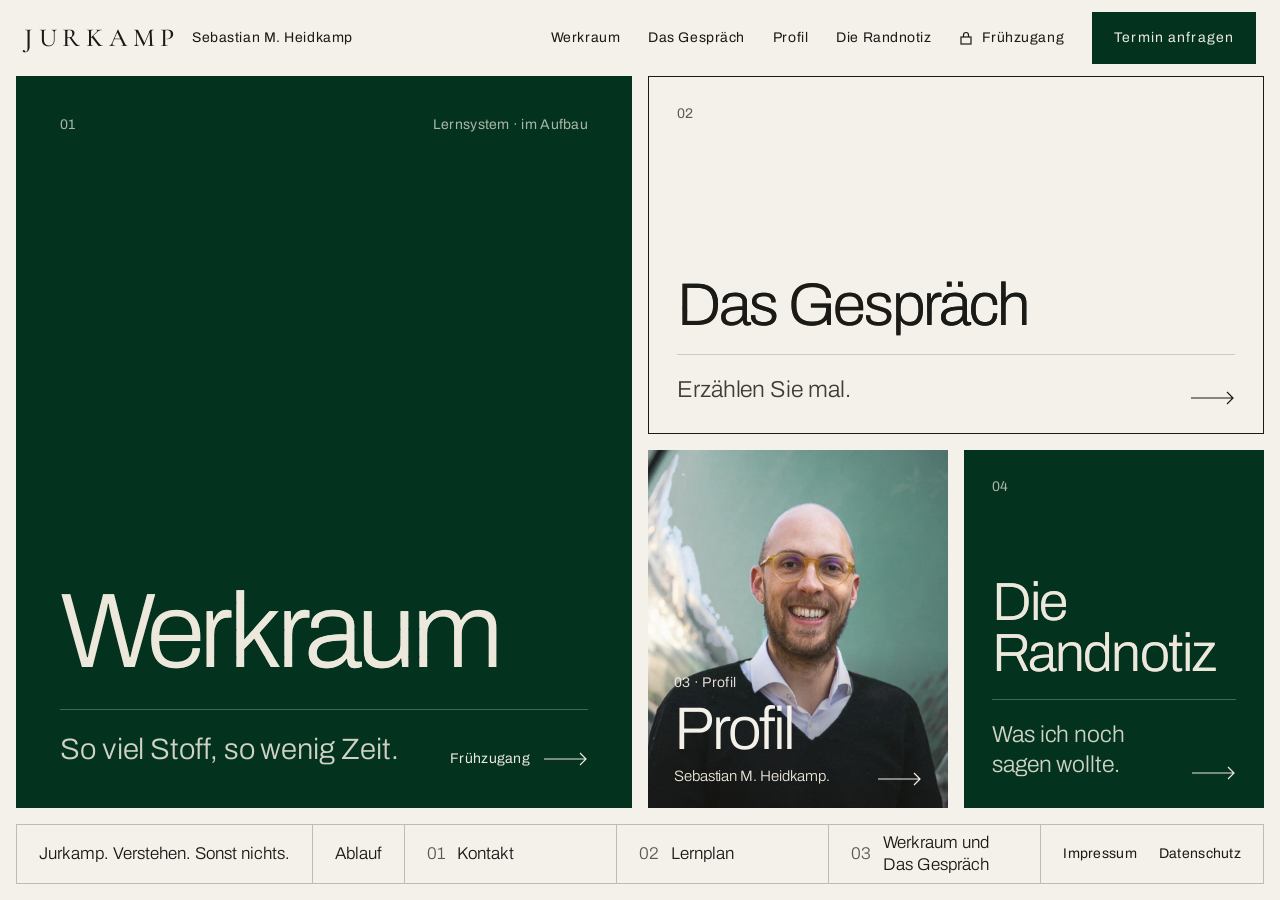
<file: index.html>
<!doctype html>
<html lang="de">
<head>
<meta charset="utf-8">
<meta name="viewport" content="width=device-width, initial-scale=1">
<title>Jurkamp – Sebastian M. Heidkamp · Werkraum und Das Gespräch für Jus in Wien</title>
<meta name="description" content="Persönliche Begleitung und Prüfungsvorbereitung für Jus-Studierende in Wien und online – von Mag. iur. Sebastian M. Heidkamp.">
<link rel="canonical" href="https://jurkamp.com/">
<meta property="og:type" content="website">
<meta property="og:title" content="Jurkamp – Sebastian M. Heidkamp · Werkraum und Das Gespräch für Jus in Wien">
<meta property="og:description" content="Persönliche Begleitung und Prüfungsvorbereitung für Jus-Studierende in Wien und online – von Mag. iur. Sebastian M. Heidkamp.">
<meta property="og:image" content="https://jurkamp.com/assets/img/vorschau.jpg">
<meta name="theme-color" content="#03331F">
<link rel="icon" href="assets/img/favicon.svg" type="image/svg+xml">
<link rel="preload" href="assets/fonts/CormorantGaramond.woff" as="font" type="font/woff" crossorigin>
<link rel="stylesheet" href="assets/css/style.css">
<script type="application/ld+json">{"@context": "https://schema.org", "@graph": [{"@type": "Person", "@id": "https://jurkamp.com/#person", "name": "Sebastian M. Heidkamp", "alternateName": ["Sebastian Maximilian Heidkamp", "Bastian Heidkamp"], "honorificSuffix": "Mag. iur.", "jobTitle": "Jurist · Lernbegleiter", "address": {"@type": "PostalAddress", "addressLocality": "Wien", "addressCountry": "AT"}, "alumniOf": {"@type": "CollegeOrUniversity", "name": "Universität Graz"}, "url": "https://jurkamp.com/profil.html", "worksFor": {"@id": "https://jurkamp.com/#marke"}}, {"@type": "EducationalOrganization", "@id": "https://jurkamp.com/#marke", "name": "Jurkamp", "url": "https://jurkamp.com", "founder": {"@id": "https://jurkamp.com/#person"}, "description": "Werkraum, Das Gespräch und Die Randnotiz für Studium, Prüfung und Berufseinstieg im Jus."}]}</script>
</head>
<body>
<a class="skip" href="#inhalt">Zum Inhalt springen</a>
<div class="home">
<header class="site-header">
  <a class="brand" href="index.html" aria-label="Jurkamp – Sebastian M. Heidkamp, zur Startseite">
    <span class="brand__mark">JURKAMP</span>
    <span class="brand__name">Sebastian M. Heidkamp</span>
    <span class="brand__claim lbl lbl--s">Für Studium, Prüfung und Berufseinstieg</span>
  </a>
  <button class="nav-toggle" aria-expanded="false" aria-controls="hauptnav" aria-label="Menü öffnen"><svg width="24" height="14" viewBox="0 0 24 14" fill="none" stroke="currentColor" stroke-width="1.4" aria-hidden="true"><path d="M0 1h24M0 7h24M0 13h24"/></svg></button>
  <nav class="nav" id="hauptnav" aria-label="Hauptnavigation">
    <a class="lbl" href="werkstatt.html">Werkraum</a>
    <a class="lbl" href="mentoring.html">Das Gespräch</a>
    <a class="lbl" href="profil.html">Profil</a><a class="lbl" href="texte.html">Die Randnotiz</a>
    <a class="lbl nav__login" href="werkstatt.html#fruehzugang"><svg width="12" height="14" viewBox="0 0 12 14" fill="none" stroke="currentColor" stroke-width="1.2" aria-hidden="true"><rect x="1" y="6" width="10" height="7"/><path d="M3.5 6V4a2.5 2.5 0 015 0v2"/></svg>Frühzugang</a>
    <a class="btn" href="kontakt.html#termin">Termin anfragen</a>
  </nav>
</header>

<main id="inhalt" class="home-grid">
  <h1 class="sr-only">Jurkamp – Sebastian M. Heidkamp: Werkraum, Das Gespräch und Die Randnotiz für Jus-Studierende in Wien</h1>

  <a class="tile tile--werkstatt on-green" href="werkstatt.html">
    <div class="tile__top"><span class="lbl muted">01</span><span class="lbl muted">Lernsystem · im Aufbau</span></div>
    <div>
      <h2 class="wort wort--xl fill fill--hell fill--beton">Werkraum</h2>
      <div class="tile__foot">
        <p class="tile__lead">So viel Stoff, so wenig Zeit.</p>
        <span class="lbl tile__go">Frühzugang <svg class="arr" width="44" height="14" viewBox="0 0 44 14" fill="none" stroke="currentColor" stroke-width="1.2" aria-hidden="true"><path d="M0 7h42M36 1l6 6-6 6"/></svg></span>
      </div>
    </div>
  </a>


  <a class="tile tile--mentoring" href="mentoring.html">
    <span class="lbl muted">02</span>
    <div>
      <h2 class="wort wort--l fill fill--dunkel fill--saeulen">Das Gespräch</h2>
      <div class="tile__foot"><span class="tile__lead">Erzählen Sie mal.</span><svg class="arr" width="44" height="14" viewBox="0 0 44 14" fill="none" stroke="currentColor" stroke-width="1.2" aria-hidden="true"><path d="M0 7h42M36 1l6 6-6 6"/></svg></div>
    </div>
  </a>

  <a class="tile tile--profil" href="profil.html">
    <img class="cover" src="assets/img/profil-kachel.jpg" alt="Sebastian M. Heidkamp lächelnd vor spiegelndem Glas" style="object-position:50% 0%">
    <div class="tile__overlay">
      <span><span class="lbl lbl--s" style="opacity:.9">03 · Profil</span><span style="display:block;font-family:var(--serif-display);font-size:58px;line-height:1;margin-top:6px">Profil</span><span class="tile__lead" style="display:block;margin-top:8px;color:var(--hell)">Sebastian M. Heidkamp.</span></span>
      <svg class="arr" width="44" height="14" viewBox="0 0 44 14" fill="none" stroke="currentColor" stroke-width="1.2" aria-hidden="true"><path d="M0 7h42M36 1l6 6-6 6"/></svg>
    </div>
  </a>

  <a class="tile tile--texte on-green" href="texte.html">
    <span class="lbl muted">04</span>
    <div>
      <h2 class="wort wort--l wort--it fill fill--hell fill--holz" style="font-size:clamp(52px,5.3vw,76px)">Die Randnotiz</h2>
      <div class="tile__foot"><span class="tile__lead">Was ich noch sagen wollte.</span><svg class="arr" width="44" height="14" viewBox="0 0 44 14" fill="none" stroke="currentColor" stroke-width="1.2" aria-hidden="true"><path d="M0 7h42M36 1l6 6-6 6"/></svg></div>
    </div>
  </a>

</main>
<div class="strip">
  <span class="strip__claim">Jurkamp. Verstehen. Sonst nichts.</span>
  <span class="strip__label">Ablauf</span>
  <span class="strip__step"><span class="lbl lbl--s muted">01</span>Kontakt</span>
  <span class="strip__step"><span class="lbl lbl--s muted">02</span>Lernplan</span>
  <span class="strip__step"><span class="lbl lbl--s muted">03</span>Werkraum und Das Gespräch</span>
  <span class="strip__links"><a class="lbl lbl--s" href="impressum.html">Impressum</a><a class="lbl lbl--s" href="datenschutz.html">Datenschutz</a></span>
</div>
</div>
<div class="mobile-cta"><a class="btn" href="kontakt.html#termin">Termin anfragen</a></div>
<script src="assets/js/main.js" defer></script>
</body>
</html>
</file>
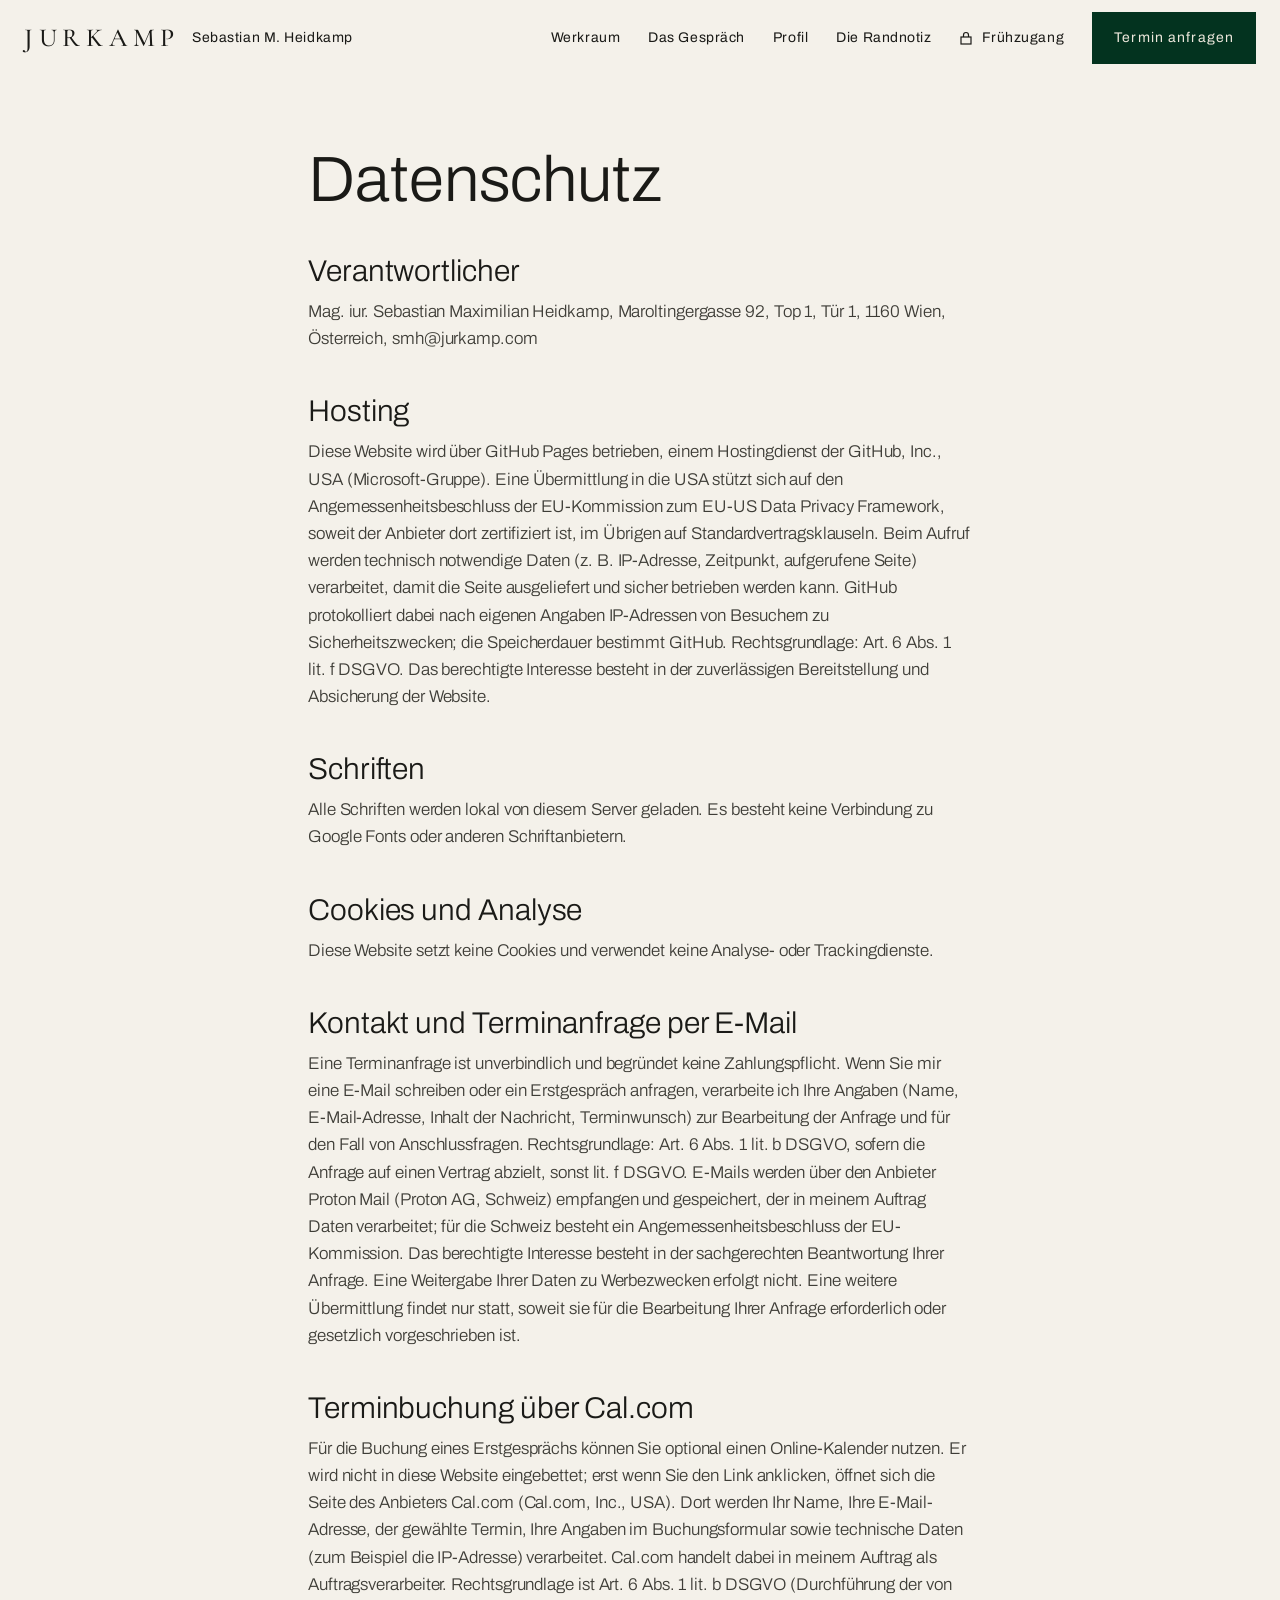
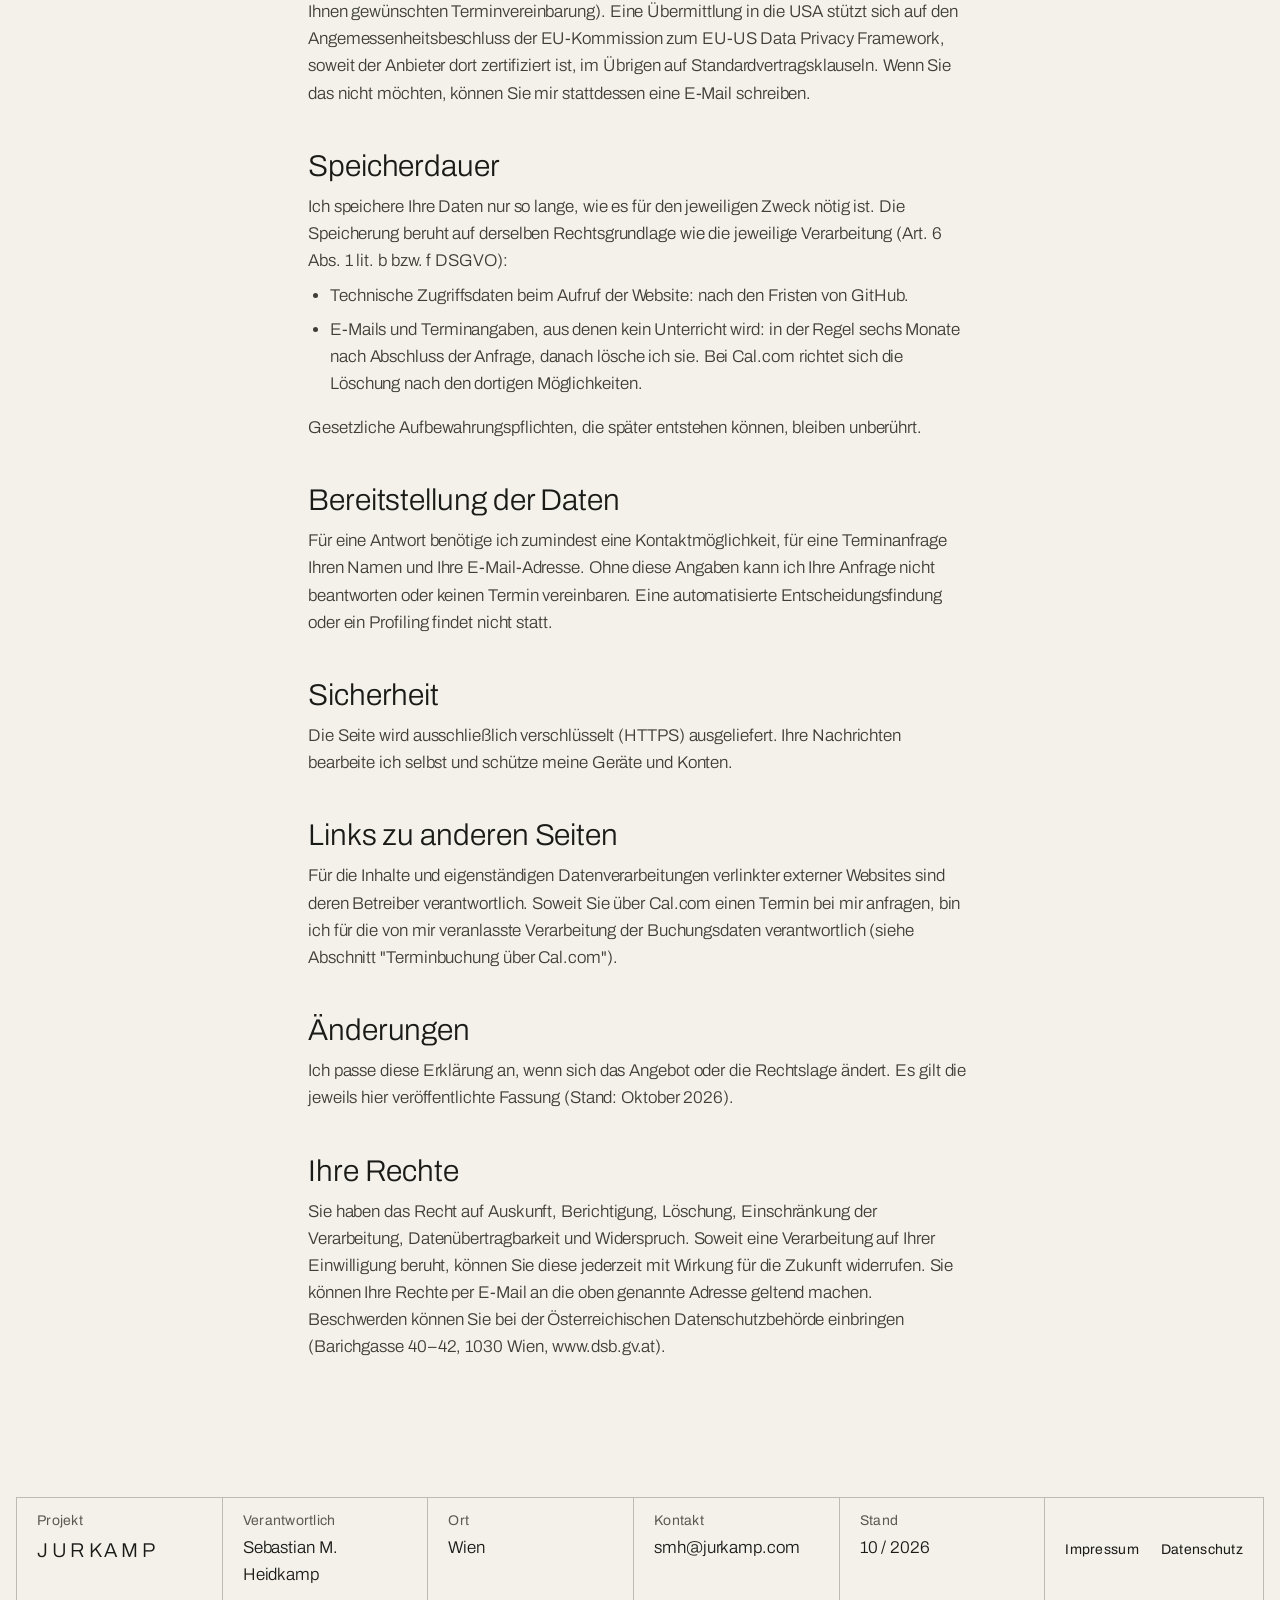
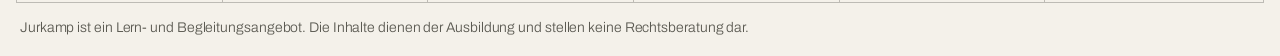
<file: datenschutz.html>
<!doctype html>
<html lang="de">
<head>
<meta charset="utf-8">
<meta name="viewport" content="width=device-width, initial-scale=1">
<title>Datenschutz · Jurkamp</title>
<meta name="description" content="Datenschutzerklärung von jurkamp.com.">
<link rel="canonical" href="https://jurkamp.com/datenschutz.html">
<meta property="og:type" content="website">
<meta property="og:title" content="Datenschutz · Jurkamp">
<meta property="og:description" content="Datenschutzerklärung von jurkamp.com.">
<meta property="og:image" content="https://jurkamp.com/assets/img/vorschau.jpg">
<meta name="theme-color" content="#03331F">
<link rel="icon" href="assets/img/favicon.svg" type="image/svg+xml">
<link rel="preload" href="assets/fonts/CormorantGaramond.woff" as="font" type="font/woff" crossorigin>
<link rel="stylesheet" href="assets/css/style.css">
<script type="application/ld+json">{"@context": "https://schema.org", "@graph": [{"@type": "Person", "@id": "https://jurkamp.com/#person", "name": "Sebastian M. Heidkamp", "alternateName": ["Sebastian Maximilian Heidkamp", "Bastian Heidkamp"], "honorificSuffix": "Mag. iur.", "jobTitle": "Jurist · Lernbegleiter", "address": {"@type": "PostalAddress", "addressLocality": "Wien", "addressCountry": "AT"}, "alumniOf": {"@type": "CollegeOrUniversity", "name": "Universität Graz"}, "url": "https://jurkamp.com/profil.html", "worksFor": {"@id": "https://jurkamp.com/#marke"}}, {"@type": "EducationalOrganization", "@id": "https://jurkamp.com/#marke", "name": "Jurkamp", "url": "https://jurkamp.com", "founder": {"@id": "https://jurkamp.com/#person"}, "description": "Werkraum, Das Gespräch und Die Randnotiz für Studium, Prüfung und Berufseinstieg im Jus."}]}</script>
</head>
<body>
<a class="skip" href="#inhalt">Zum Inhalt springen</a>
<header class="site-header">
  <a class="brand" href="index.html" aria-label="Jurkamp – Sebastian M. Heidkamp, zur Startseite">
    <span class="brand__mark">JURKAMP</span>
    <span class="brand__name">Sebastian M. Heidkamp</span>
    <span class="brand__claim lbl lbl--s">Für Studium, Prüfung und Berufseinstieg</span>
  </a>
  <button class="nav-toggle" aria-expanded="false" aria-controls="hauptnav" aria-label="Menü öffnen"><svg width="24" height="14" viewBox="0 0 24 14" fill="none" stroke="currentColor" stroke-width="1.4" aria-hidden="true"><path d="M0 1h24M0 7h24M0 13h24"/></svg></button>
  <nav class="nav" id="hauptnav" aria-label="Hauptnavigation">
    <a class="lbl" href="werkstatt.html">Werkraum</a>
    <a class="lbl" href="mentoring.html">Das Gespräch</a>
    <a class="lbl" href="profil.html">Profil</a><a class="lbl" href="texte.html">Die Randnotiz</a>
    <a class="lbl nav__login" href="werkstatt.html#fruehzugang"><svg width="12" height="14" viewBox="0 0 12 14" fill="none" stroke="currentColor" stroke-width="1.2" aria-hidden="true"><rect x="1" y="6" width="10" height="7"/><path d="M3.5 6V4a2.5 2.5 0 015 0v2"/></svg>Frühzugang</a>
    <a class="btn" href="kontakt.html#termin">Termin anfragen</a>
  </nav>
</header>
<main id="inhalt" class="recht">
<h1>Datenschutz</h1>
<h2>Verantwortlicher</h2>
<p>Mag. iur. Sebastian Maximilian Heidkamp, Maroltingergasse 92, Top 1, Tür 1, 1160 Wien, Österreich, <a href="mailto:smh@jurkamp.com">smh@jurkamp.com</a></p>
<h2>Hosting</h2>
<p>Diese Website wird über GitHub Pages betrieben, einem Hostingdienst der GitHub, Inc., USA (Microsoft-Gruppe). Eine Übermittlung in die USA stützt sich auf den Angemessenheitsbeschluss der EU-Kommission zum EU-US Data Privacy Framework, soweit der Anbieter dort zertifiziert ist, im Übrigen auf Standardvertragsklauseln. Beim Aufruf werden technisch notwendige Daten (z. B. IP-Adresse, Zeitpunkt, aufgerufene Seite) verarbeitet, damit die Seite ausgeliefert und sicher betrieben werden kann. GitHub protokolliert dabei nach eigenen Angaben IP-Adressen von Besuchern zu Sicherheitszwecken; die Speicherdauer bestimmt GitHub. Rechtsgrundlage: Art. 6 Abs. 1 lit. f DSGVO. Das berechtigte Interesse besteht in der zuverlässigen Bereitstellung und Absicherung der Website.</p>
<h2>Schriften</h2>
<p>Alle Schriften werden lokal von diesem Server geladen. Es besteht keine Verbindung zu Google Fonts oder anderen Schriftanbietern.</p>
<h2>Cookies und Analyse</h2>
<p>Diese Website setzt keine Cookies und verwendet keine Analyse- oder Trackingdienste.</p>
<h2>Kontakt und Terminanfrage per E-Mail</h2>
<p>Eine Terminanfrage ist unverbindlich und begründet keine Zahlungspflicht. Wenn Sie mir eine E-Mail schreiben oder ein Erstgespräch anfragen, verarbeite ich Ihre Angaben (Name, E-Mail-Adresse, Inhalt der Nachricht, Terminwunsch) zur Bearbeitung der Anfrage und für den Fall von Anschlussfragen. Rechtsgrundlage: Art. 6 Abs. 1 lit. b DSGVO, sofern die Anfrage auf einen Vertrag abzielt, sonst lit. f DSGVO. E-Mails werden über den Anbieter Proton Mail (Proton AG, Schweiz) empfangen und gespeichert, der in meinem Auftrag Daten verarbeitet; für die Schweiz besteht ein Angemessenheitsbeschluss der EU-Kommission. Das berechtigte Interesse besteht in der sachgerechten Beantwortung Ihrer Anfrage. Eine Weitergabe Ihrer Daten zu Werbezwecken erfolgt nicht. Eine weitere Übermittlung findet nur statt, soweit sie für die Bearbeitung Ihrer Anfrage erforderlich oder gesetzlich vorgeschrieben ist.</p>
<h2>Terminbuchung über Cal.com</h2>
<p>Für die Buchung eines Erstgesprächs können Sie optional einen Online-Kalender nutzen. Er wird nicht in diese Website eingebettet; erst wenn Sie den Link anklicken, öffnet sich die Seite des Anbieters Cal.com (Cal.com, Inc., USA). Dort werden Ihr Name, Ihre E-Mail-Adresse, der gewählte Termin, Ihre Angaben im Buchungsformular sowie technische Daten (zum Beispiel die IP-Adresse) verarbeitet. Cal.com handelt dabei in meinem Auftrag als Auftragsverarbeiter. Rechtsgrundlage ist Art. 6 Abs. 1 lit. b DSGVO (Durchführung der von Ihnen gewünschten Terminvereinbarung). Eine Übermittlung in die USA stützt sich auf den Angemessenheitsbeschluss der EU-Kommission zum EU-US Data Privacy Framework, soweit der Anbieter dort zertifiziert ist, im Übrigen auf Standardvertragsklauseln. Wenn Sie das nicht möchten, können Sie mir stattdessen eine E-Mail schreiben.</p>
<h2>Speicherdauer</h2>
<p>Ich speichere Ihre Daten nur so lange, wie es für den jeweiligen Zweck nötig ist. Die Speicherung beruht auf derselben Rechtsgrundlage wie die jeweilige Verarbeitung (Art. 6 Abs. 1 lit. b bzw. f DSGVO):</p>
<ul>
<li>Technische Zugriffsdaten beim Aufruf der Website: nach den Fristen von GitHub.</li>
<li>E-Mails und Terminangaben, aus denen kein Unterricht wird: in der Regel sechs Monate nach Abschluss der Anfrage, danach lösche ich sie. Bei Cal.com richtet sich die Löschung nach den dortigen Möglichkeiten.</li>
</ul>
<p>Gesetzliche Aufbewahrungspflichten, die später entstehen können, bleiben unberührt.</p>
<h2>Bereitstellung der Daten</h2>
<p>Für eine Antwort benötige ich zumindest eine Kontaktmöglichkeit, für eine Terminanfrage Ihren Namen und Ihre E-Mail-Adresse. Ohne diese Angaben kann ich Ihre Anfrage nicht beantworten oder keinen Termin vereinbaren. Eine automatisierte Entscheidungsfindung oder ein Profiling findet nicht statt.</p>
<h2>Sicherheit</h2>
<p>Die Seite wird ausschließlich verschlüsselt (HTTPS) ausgeliefert. Ihre Nachrichten bearbeite ich selbst und schütze meine Geräte und Konten.</p>
<h2>Links zu anderen Seiten</h2>
<p>Für die Inhalte und eigenständigen Datenverarbeitungen verlinkter externer Websites sind deren Betreiber verantwortlich. Soweit Sie über Cal.com einen Termin bei mir anfragen, bin ich für die von mir veranlasste Verarbeitung der Buchungsdaten verantwortlich (siehe Abschnitt "Terminbuchung über Cal.com").</p>
<h2>Änderungen</h2>
<p>Ich passe diese Erklärung an, wenn sich das Angebot oder die Rechtslage ändert. Es gilt die jeweils hier veröffentlichte Fassung (Stand: Oktober 2026).</p>
<h2>Ihre Rechte</h2>
<p>Sie haben das Recht auf Auskunft, Berichtigung, Löschung, Einschränkung der Verarbeitung, Datenübertragbarkeit und Widerspruch. Soweit eine Verarbeitung auf Ihrer Einwilligung beruht, können Sie diese jederzeit mit Wirkung für die Zukunft widerrufen. Sie können Ihre Rechte per E-Mail an die oben genannte Adresse geltend machen. Beschwerden können Sie bei der Österreichischen Datenschutzbehörde einbringen (Barichgasse 40–42, 1030 Wien, <a href="https://www.dsb.gv.at">www.dsb.gv.at</a>).</p>
</main><footer class="site-footer">
  <div class="stempel">
    <div><div class="lbl lbl--s muted">Projekt</div><div class="wert" style="font-family:var(--serif-display);font-size:20px;letter-spacing:.18em">JURKAMP</div></div>
    <div><div class="lbl lbl--s muted">Verantwortlich</div><div class="wert">Sebastian M. Heidkamp</div></div>
    <div><div class="lbl lbl--s muted">Ort</div><div class="wert">Wien</div></div>
    <div><div class="lbl lbl--s muted">Kontakt</div><div class="wert"><a href="mailto:smh@jurkamp.com">smh@jurkamp.com</a></div></div>
    <div><div class="lbl lbl--s muted">Stand</div><div class="wert">10 / 2026</div></div>
    <div><a class="lbl lbl--s" href="impressum.html">Impressum</a><a class="lbl lbl--s" href="datenschutz.html">Datenschutz</a></div>
  </div>
  <p class="disclaimer">Jurkamp ist ein Lern- und Begleitungsangebot. Die Inhalte dienen der Ausbildung und stellen keine Rechtsberatung dar.</p>
</footer>
<div class="mobile-cta"><a class="btn" href="kontakt.html#termin">Termin anfragen</a></div>
<script src="assets/js/main.js" defer></script>
</body>
</html>
</file>
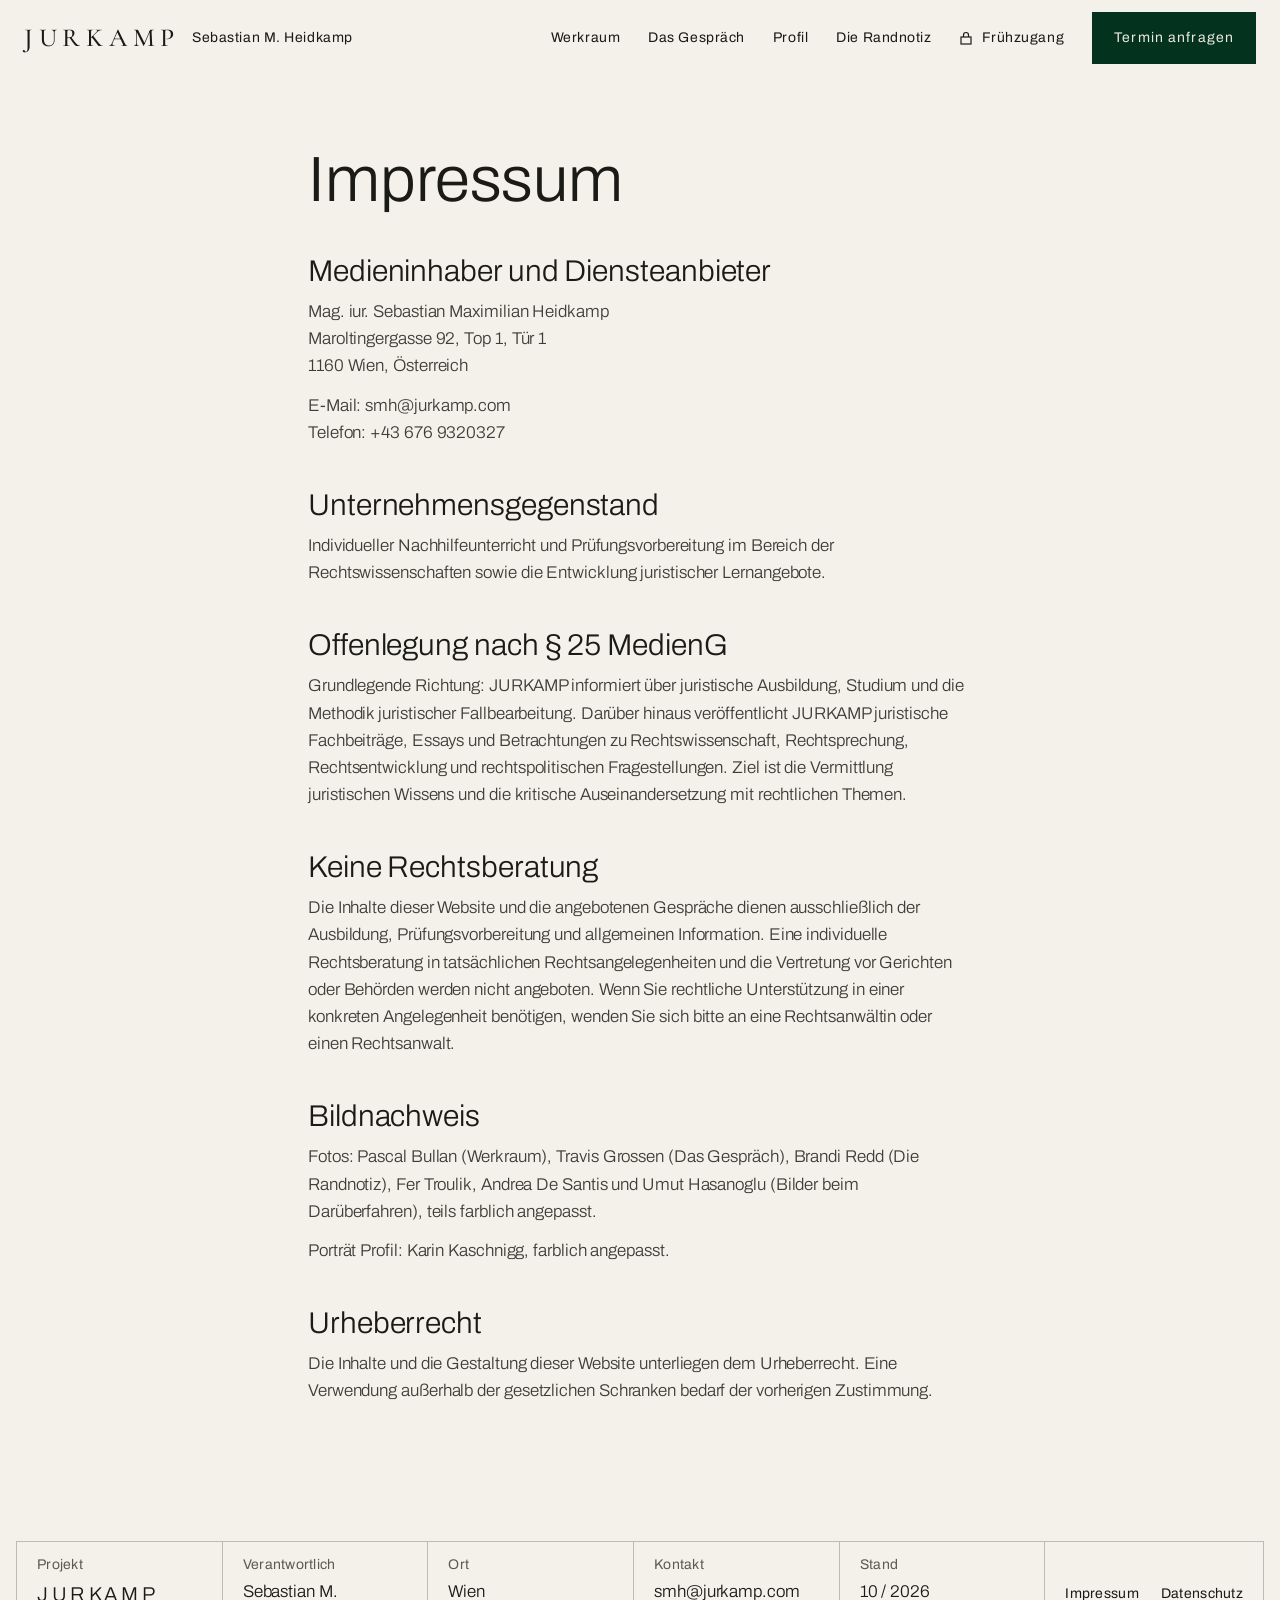
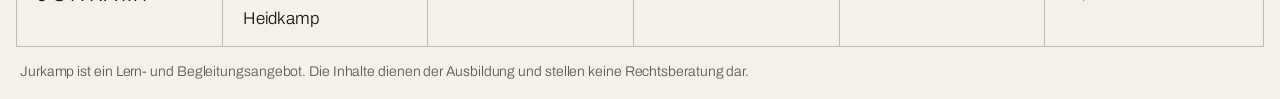
<file: impressum.html>
<!doctype html>
<html lang="de">
<head>
<meta charset="utf-8">
<meta name="viewport" content="width=device-width, initial-scale=1">
<title>Impressum · Jurkamp</title>
<meta name="description" content="Impressum und Offenlegung von jurkamp.com.">
<link rel="canonical" href="https://jurkamp.com/impressum.html">
<meta property="og:type" content="website">
<meta property="og:title" content="Impressum · Jurkamp">
<meta property="og:description" content="Impressum und Offenlegung von jurkamp.com.">
<meta property="og:image" content="https://jurkamp.com/assets/img/vorschau.jpg">
<meta name="theme-color" content="#03331F">
<link rel="icon" href="assets/img/favicon.svg" type="image/svg+xml">
<link rel="preload" href="assets/fonts/CormorantGaramond.woff" as="font" type="font/woff" crossorigin>
<link rel="stylesheet" href="assets/css/style.css">
<script type="application/ld+json">{"@context": "https://schema.org", "@graph": [{"@type": "Person", "@id": "https://jurkamp.com/#person", "name": "Sebastian M. Heidkamp", "alternateName": ["Sebastian Maximilian Heidkamp", "Bastian Heidkamp"], "honorificSuffix": "Mag. iur.", "jobTitle": "Jurist · Lernbegleiter", "address": {"@type": "PostalAddress", "addressLocality": "Wien", "addressCountry": "AT"}, "alumniOf": {"@type": "CollegeOrUniversity", "name": "Universität Graz"}, "url": "https://jurkamp.com/profil.html", "worksFor": {"@id": "https://jurkamp.com/#marke"}}, {"@type": "EducationalOrganization", "@id": "https://jurkamp.com/#marke", "name": "Jurkamp", "url": "https://jurkamp.com", "founder": {"@id": "https://jurkamp.com/#person"}, "description": "Werkraum, Das Gespräch und Die Randnotiz für Studium, Prüfung und Berufseinstieg im Jus."}]}</script>
</head>
<body>
<a class="skip" href="#inhalt">Zum Inhalt springen</a>
<header class="site-header">
  <a class="brand" href="index.html" aria-label="Jurkamp – Sebastian M. Heidkamp, zur Startseite">
    <span class="brand__mark">JURKAMP</span>
    <span class="brand__name">Sebastian M. Heidkamp</span>
    <span class="brand__claim lbl lbl--s">Für Studium, Prüfung und Berufseinstieg</span>
  </a>
  <button class="nav-toggle" aria-expanded="false" aria-controls="hauptnav" aria-label="Menü öffnen"><svg width="24" height="14" viewBox="0 0 24 14" fill="none" stroke="currentColor" stroke-width="1.4" aria-hidden="true"><path d="M0 1h24M0 7h24M0 13h24"/></svg></button>
  <nav class="nav" id="hauptnav" aria-label="Hauptnavigation">
    <a class="lbl" href="werkstatt.html">Werkraum</a>
    <a class="lbl" href="mentoring.html">Das Gespräch</a>
    <a class="lbl" href="profil.html">Profil</a><a class="lbl" href="texte.html">Die Randnotiz</a>
    <a class="lbl nav__login" href="werkstatt.html#fruehzugang"><svg width="12" height="14" viewBox="0 0 12 14" fill="none" stroke="currentColor" stroke-width="1.2" aria-hidden="true"><rect x="1" y="6" width="10" height="7"/><path d="M3.5 6V4a2.5 2.5 0 015 0v2"/></svg>Frühzugang</a>
    <a class="btn" href="kontakt.html#termin">Termin anfragen</a>
  </nav>
</header>
<main id="inhalt" class="recht">
<h1>Impressum</h1>
<h2>Medieninhaber und Diensteanbieter</h2>
<p>Mag. iur. Sebastian Maximilian Heidkamp<br>Maroltingergasse 92, Top 1, Tür 1<br>1160 Wien, Österreich</p>
<p>E-Mail: <a href="mailto:smh@jurkamp.com">smh@jurkamp.com</a><br>Telefon: <a href="tel:+436769320327">+43 676 9320327</a></p>
<h2>Unternehmensgegenstand</h2>
<p>Individueller Nachhilfeunterricht und Prüfungsvorbereitung im Bereich der Rechtswissenschaften sowie die Entwicklung juristischer Lernangebote.</p>
<h2>Offenlegung nach § 25 MedienG</h2>
<p>Grundlegende Richtung: JURKAMP informiert über juristische Ausbildung, Studium und die Methodik juristischer Fallbearbeitung. Darüber hinaus veröffentlicht JURKAMP juristische Fachbeiträge, Essays und Betrachtungen zu Rechtswissenschaft, Rechtsprechung, Rechtsentwicklung und rechtspolitischen Fragestellungen. Ziel ist die Vermittlung juristischen Wissens und die kritische Auseinandersetzung mit rechtlichen Themen.</p>
<h2>Keine Rechtsberatung</h2>
<p>Die Inhalte dieser Website und die angebotenen Gespräche dienen ausschließlich der Ausbildung, Prüfungsvorbereitung und allgemeinen Information. Eine individuelle Rechtsberatung in tatsächlichen Rechtsangelegenheiten und die Vertretung vor Gerichten oder Behörden werden nicht angeboten. Wenn Sie rechtliche Unterstützung in einer konkreten Angelegenheit benötigen, wenden Sie sich bitte an eine Rechtsanwältin oder einen Rechtsanwalt.</p>
<h2>Bildnachweis</h2>
<p>Fotos: Pascal Bullan (Werkraum), Travis Grossen (Das Gespräch), Brandi Redd (Die Randnotiz), Fer Troulik, Andrea De Santis und Umut Hasanoglu (Bilder beim Darüberfahren), teils farblich angepasst.</p>
<p>Porträt Profil: Karin Kaschnigg, farblich angepasst.</p>
<h2>Urheberrecht</h2>
<p>Die Inhalte und die Gestaltung dieser Website unterliegen dem Urheberrecht. Eine Verwendung außerhalb der gesetzlichen Schranken bedarf der vorherigen Zustimmung.</p>
</main><footer class="site-footer">
  <div class="stempel">
    <div><div class="lbl lbl--s muted">Projekt</div><div class="wert" style="font-family:var(--serif-display);font-size:20px;letter-spacing:.18em">JURKAMP</div></div>
    <div><div class="lbl lbl--s muted">Verantwortlich</div><div class="wert">Sebastian M. Heidkamp</div></div>
    <div><div class="lbl lbl--s muted">Ort</div><div class="wert">Wien</div></div>
    <div><div class="lbl lbl--s muted">Kontakt</div><div class="wert"><a href="mailto:smh@jurkamp.com">smh@jurkamp.com</a></div></div>
    <div><div class="lbl lbl--s muted">Stand</div><div class="wert">10 / 2026</div></div>
    <div><a class="lbl lbl--s" href="impressum.html">Impressum</a><a class="lbl lbl--s" href="datenschutz.html">Datenschutz</a></div>
  </div>
  <p class="disclaimer">Jurkamp ist ein Lern- und Begleitungsangebot. Die Inhalte dienen der Ausbildung und stellen keine Rechtsberatung dar.</p>
</footer>
<div class="mobile-cta"><a class="btn" href="kontakt.html#termin">Termin anfragen</a></div>
<script src="assets/js/main.js" defer></script>
</body>
</html>
</file>
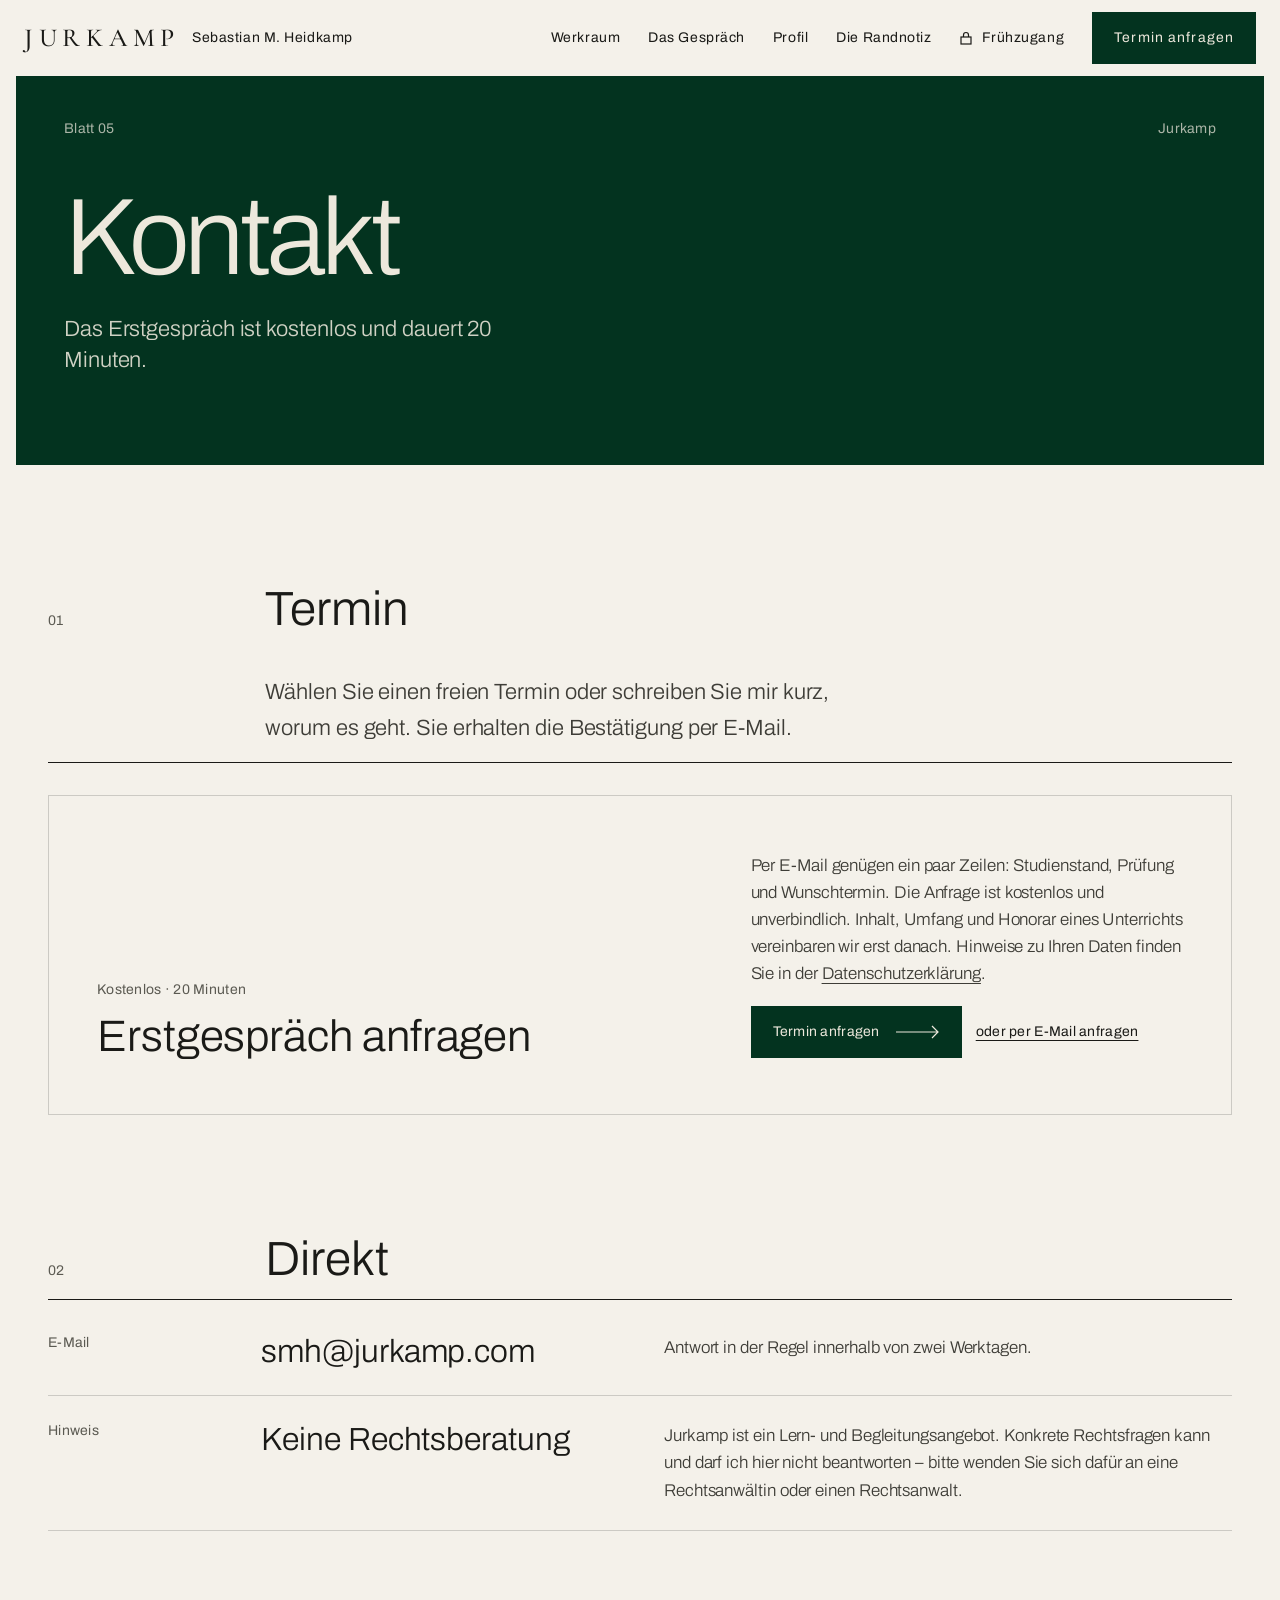
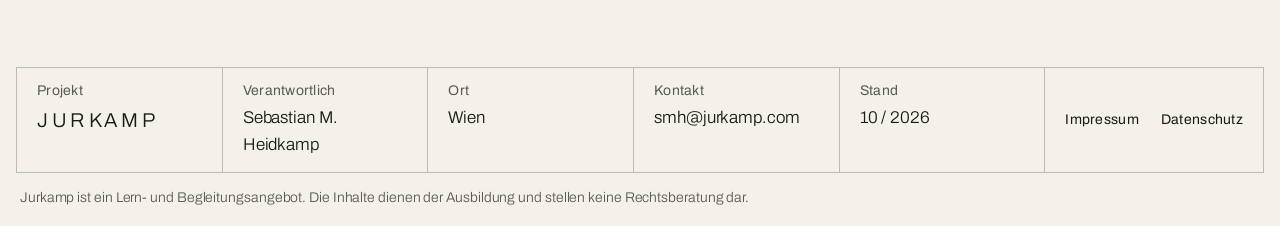
<file: kontakt.html>
<!doctype html>
<html lang="de">
<head>
<meta charset="utf-8">
<meta name="viewport" content="width=device-width, initial-scale=1">
<title>Kontakt und Termin anfragen · Jurkamp</title>
<meta name="description" content="Kostenloses Erstgespräch anfragen oder Kontakt aufnehmen – Jurkamp, Sebastian M. Heidkamp.">
<link rel="canonical" href="https://jurkamp.com/kontakt.html">
<meta property="og:type" content="website">
<meta property="og:title" content="Kontakt und Termin anfragen · Jurkamp">
<meta property="og:description" content="Kostenloses Erstgespräch anfragen oder Kontakt aufnehmen – Jurkamp, Sebastian M. Heidkamp.">
<meta property="og:image" content="https://jurkamp.com/assets/img/vorschau.jpg">
<meta name="theme-color" content="#03331F">
<link rel="icon" href="assets/img/favicon.svg" type="image/svg+xml">
<link rel="preload" href="assets/fonts/CormorantGaramond.woff" as="font" type="font/woff" crossorigin>
<link rel="stylesheet" href="assets/css/style.css">
<script type="application/ld+json">{"@context": "https://schema.org", "@graph": [{"@type": "Person", "@id": "https://jurkamp.com/#person", "name": "Sebastian M. Heidkamp", "alternateName": ["Sebastian Maximilian Heidkamp", "Bastian Heidkamp"], "honorificSuffix": "Mag. iur.", "jobTitle": "Jurist · Lernbegleiter", "address": {"@type": "PostalAddress", "addressLocality": "Wien", "addressCountry": "AT"}, "alumniOf": {"@type": "CollegeOrUniversity", "name": "Universität Graz"}, "url": "https://jurkamp.com/profil.html", "worksFor": {"@id": "https://jurkamp.com/#marke"}}, {"@type": "EducationalOrganization", "@id": "https://jurkamp.com/#marke", "name": "Jurkamp", "url": "https://jurkamp.com", "founder": {"@id": "https://jurkamp.com/#person"}, "description": "Werkraum, Das Gespräch und Die Randnotiz für Studium, Prüfung und Berufseinstieg im Jus."}]}</script>
</head>
<body>
<a class="skip" href="#inhalt">Zum Inhalt springen</a>
<header class="site-header">
  <a class="brand" href="index.html" aria-label="Jurkamp – Sebastian M. Heidkamp, zur Startseite">
    <span class="brand__mark">JURKAMP</span>
    <span class="brand__name">Sebastian M. Heidkamp</span>
    <span class="brand__claim lbl lbl--s">Für Studium, Prüfung und Berufseinstieg</span>
  </a>
  <button class="nav-toggle" aria-expanded="false" aria-controls="hauptnav" aria-label="Menü öffnen"><svg width="24" height="14" viewBox="0 0 24 14" fill="none" stroke="currentColor" stroke-width="1.4" aria-hidden="true"><path d="M0 1h24M0 7h24M0 13h24"/></svg></button>
  <nav class="nav" id="hauptnav" aria-label="Hauptnavigation">
    <a class="lbl" href="werkstatt.html">Werkraum</a>
    <a class="lbl" href="mentoring.html">Das Gespräch</a>
    <a class="lbl" href="profil.html">Profil</a><a class="lbl" href="texte.html">Die Randnotiz</a>
    <a class="lbl nav__login" href="werkstatt.html#fruehzugang"><svg width="12" height="14" viewBox="0 0 12 14" fill="none" stroke="currentColor" stroke-width="1.2" aria-hidden="true"><rect x="1" y="6" width="10" height="7"/><path d="M3.5 6V4a2.5 2.5 0 015 0v2"/></svg>Frühzugang</a>
    <a class="btn" href="kontakt.html#termin">Termin anfragen</a>
  </nav>
</header>
<main id="inhalt">
<section class="page-hero" style="min-height:360px">
  <div class="page-hero__text on-green" style="grid-column:1 / -1">
    <div class="tile__top"><span class="lbl muted">Blatt 05</span><span class="lbl muted">Jurkamp</span></div>
    <div><h1 class="page-hero__title">Kontakt</h1><p class="page-hero__lead">Das Erstgespräch ist kostenlos und dauert 20 Minuten.</p></div>
    <span></span>
  </div>
</section>
<section class="section" id="termin">
  <div class="section__head"><span class="lbl muted">01</span><h2>Termin</h2><p class="section__intro">Wählen Sie einen freien Termin oder schreiben Sie mir kurz, worum es geht. Sie erhalten die Bestätigung per E-Mail.</p></div>
  <div class="leer"><div><span class="lbl muted">Kostenlos · 20 Minuten</span><h3 style="margin-top:12px">Erstgespräch anfragen</h3></div><div style="display:flex;flex-direction:column;gap:18px"><p style="color:var(--text-2)">Per E-Mail genügen ein paar Zeilen: Studienstand, Prüfung und Wunschtermin. Die Anfrage ist kostenlos und unverbindlich. Inhalt, Umfang und Honorar eines Unterrichts vereinbaren wir erst danach. Hinweise zu Ihren Daten finden Sie in der <a href="datenschutz.html" style="text-decoration:underline;text-underline-offset:4px">Datenschutzerklärung</a>.</p><div style="display:flex;flex-wrap:wrap;gap:14px;align-items:center"><a class="btn" href="https://cal.com/smhjurkamp/erstgesprach" rel="noopener">Termin anfragen <svg class="arr" width="44" height="14" viewBox="0 0 44 14" fill="none" stroke="currentColor" stroke-width="1.2" aria-hidden="true"><path d="M0 7h42M36 1l6 6-6 6"/></svg></a><a class="lbl" style="text-decoration:underline;text-underline-offset:4px" href="mailto:smh@jurkamp.com?subject=Erstgespr%C3%A4ch%20anfragen">oder per E-Mail anfragen </a></div></div></div>
</section>
<section class="section">
  <div class="section__head"><span class="lbl muted">02</span><h2>Direkt</h2></div>
  <ul class="index">
  <li><span class="lbl muted">E-Mail</span><h3><a href="mailto:smh@jurkamp.com">smh@jurkamp.com</a></h3><p>Antwort in der Regel innerhalb von zwei Werktagen.</p></li>
  <li><span class="lbl muted">Hinweis</span><h3>Keine Rechtsberatung</h3><p>Jurkamp ist ein Lern- und Begleitungsangebot. Konkrete Rechtsfragen kann und darf ich hier nicht beantworten – bitte wenden Sie sich dafür an eine Rechtsanwältin oder einen Rechtsanwalt.</p></li>
</ul>
</section>
</main><footer class="site-footer">
  <div class="stempel">
    <div><div class="lbl lbl--s muted">Projekt</div><div class="wert" style="font-family:var(--serif-display);font-size:20px;letter-spacing:.18em">JURKAMP</div></div>
    <div><div class="lbl lbl--s muted">Verantwortlich</div><div class="wert">Sebastian M. Heidkamp</div></div>
    <div><div class="lbl lbl--s muted">Ort</div><div class="wert">Wien</div></div>
    <div><div class="lbl lbl--s muted">Kontakt</div><div class="wert"><a href="mailto:smh@jurkamp.com">smh@jurkamp.com</a></div></div>
    <div><div class="lbl lbl--s muted">Stand</div><div class="wert">10 / 2026</div></div>
    <div><a class="lbl lbl--s" href="impressum.html">Impressum</a><a class="lbl lbl--s" href="datenschutz.html">Datenschutz</a></div>
  </div>
  <p class="disclaimer">Jurkamp ist ein Lern- und Begleitungsangebot. Die Inhalte dienen der Ausbildung und stellen keine Rechtsberatung dar.</p>
</footer>
<div class="mobile-cta"><a class="btn" href="kontakt.html#termin">Termin anfragen</a></div>
<script src="assets/js/main.js" defer></script>
</body>
</html>
</file>
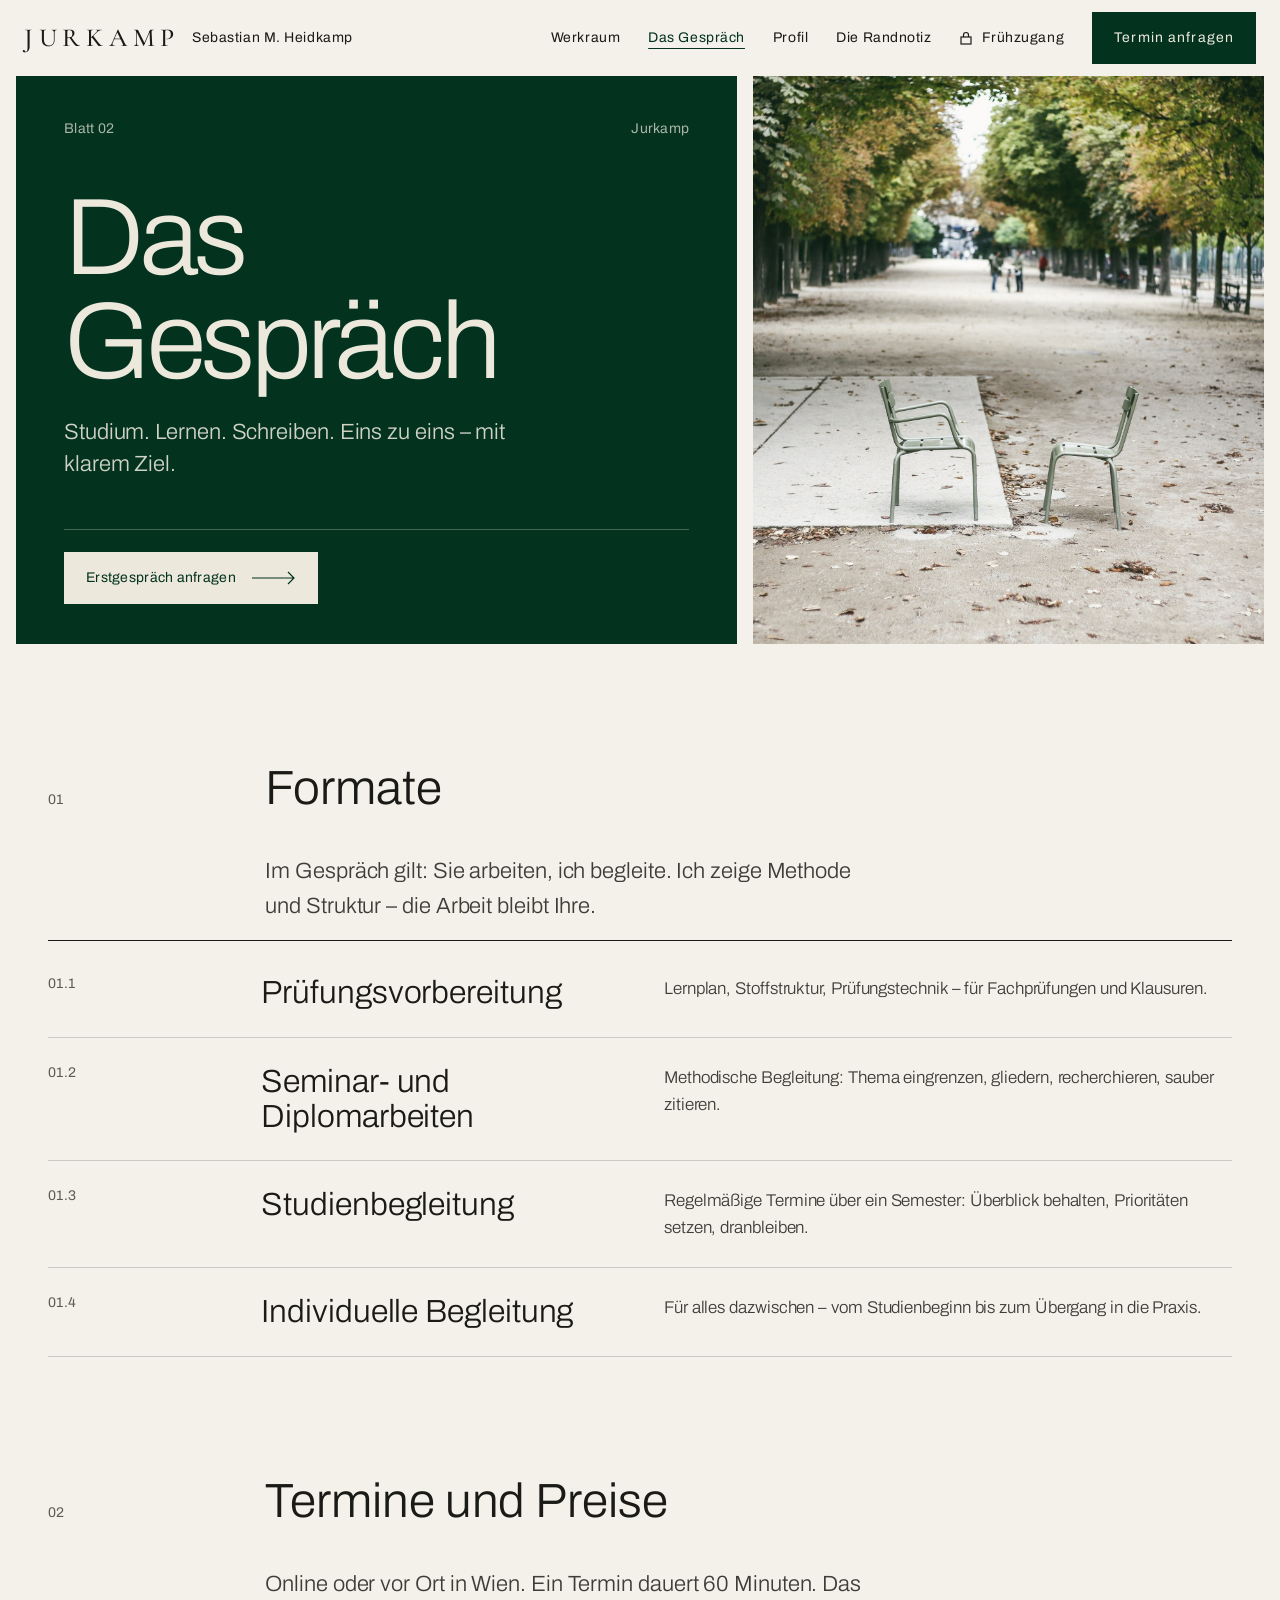
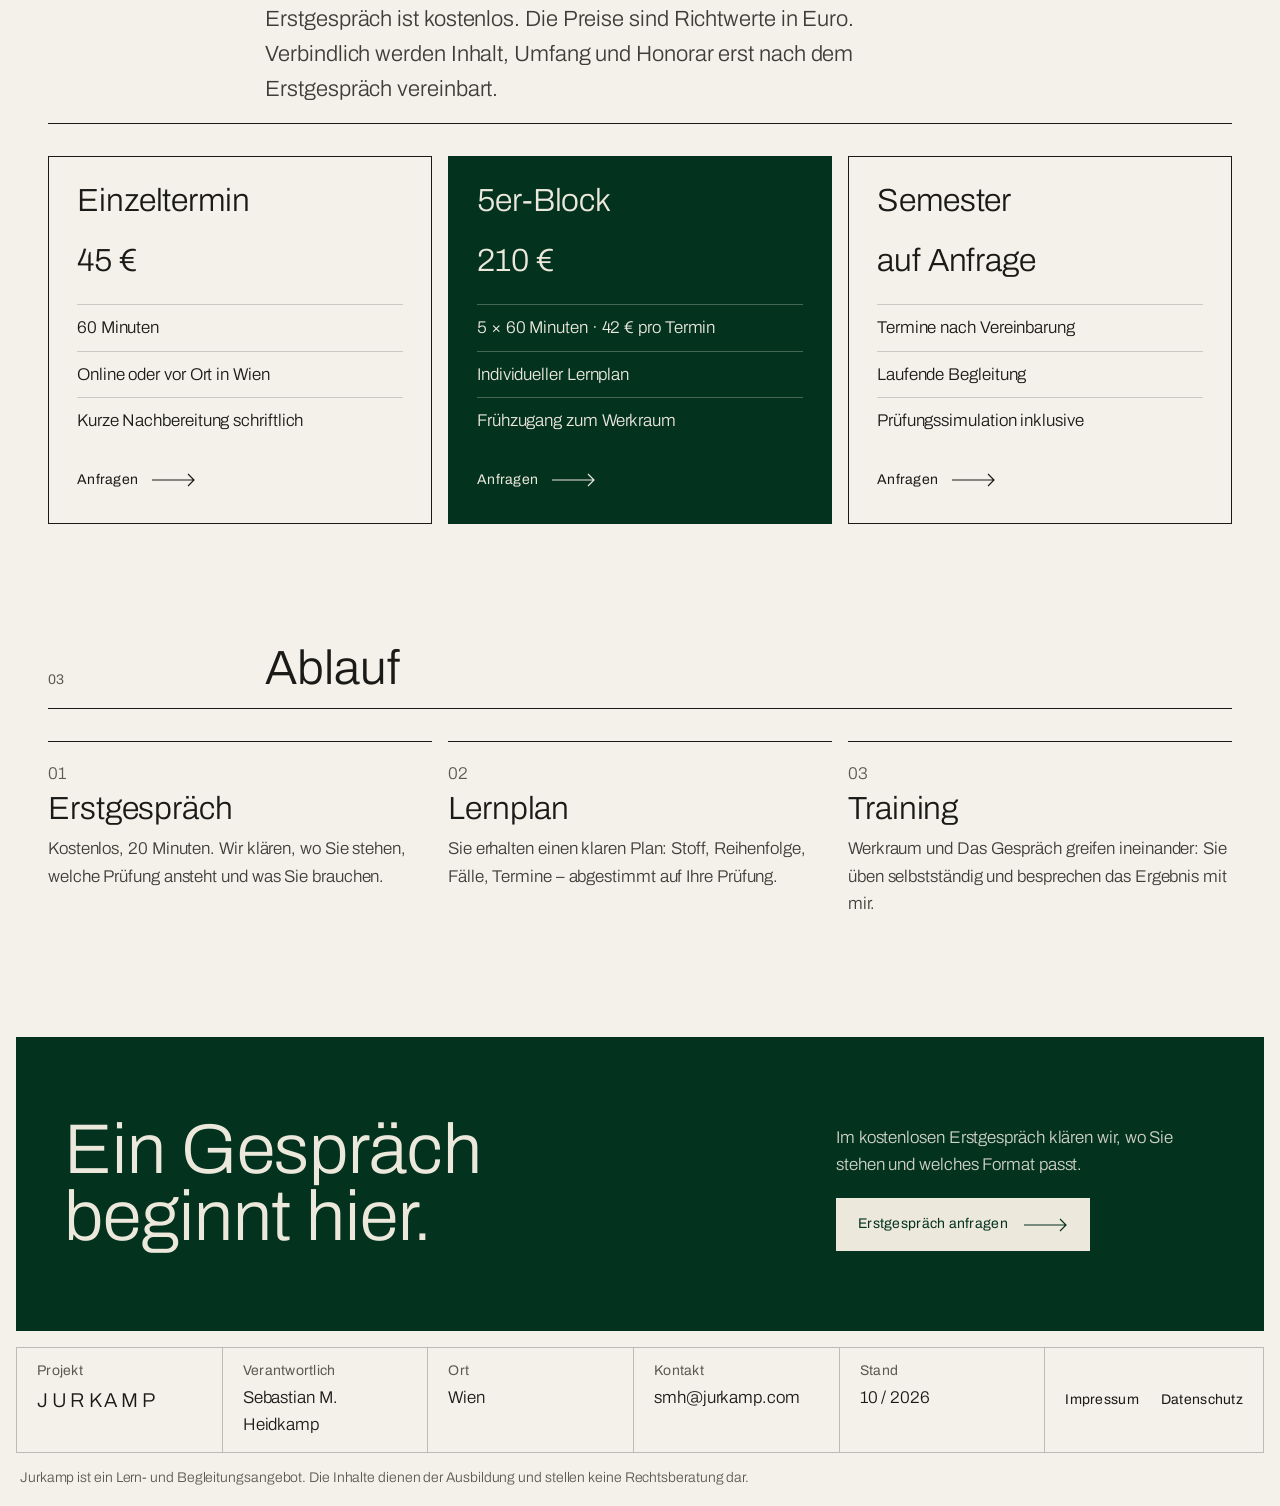
<file: mentoring.html>
<!doctype html>
<html lang="de">
<head>
<meta charset="utf-8">
<meta name="viewport" content="width=device-width, initial-scale=1">
<title>Das Gespräch – persönliche Begleitung im Jusstudium · Jurkamp</title>
<meta name="description" content="Persönliche Begleitung eins zu eins: Prüfungsvorbereitung, Seminar- und Diplomarbeiten, Studienbegleitung.">
<link rel="canonical" href="https://jurkamp.com/mentoring.html">
<meta property="og:type" content="website">
<meta property="og:title" content="Das Gespräch – persönliche Begleitung im Jusstudium · Jurkamp">
<meta property="og:description" content="Persönliche Begleitung eins zu eins: Prüfungsvorbereitung, Seminar- und Diplomarbeiten, Studienbegleitung.">
<meta property="og:image" content="https://jurkamp.com/assets/img/vorschau.jpg">
<meta name="theme-color" content="#03331F">
<link rel="icon" href="assets/img/favicon.svg" type="image/svg+xml">
<link rel="preload" href="assets/fonts/CormorantGaramond.woff" as="font" type="font/woff" crossorigin>
<link rel="stylesheet" href="assets/css/style.css">
<script type="application/ld+json">{"@context": "https://schema.org", "@graph": [{"@type": "Person", "@id": "https://jurkamp.com/#person", "name": "Sebastian M. Heidkamp", "alternateName": ["Sebastian Maximilian Heidkamp", "Bastian Heidkamp"], "honorificSuffix": "Mag. iur.", "jobTitle": "Jurist · Lernbegleiter", "address": {"@type": "PostalAddress", "addressLocality": "Wien", "addressCountry": "AT"}, "alumniOf": {"@type": "CollegeOrUniversity", "name": "Universität Graz"}, "url": "https://jurkamp.com/profil.html", "worksFor": {"@id": "https://jurkamp.com/#marke"}}, {"@type": "EducationalOrganization", "@id": "https://jurkamp.com/#marke", "name": "Jurkamp", "url": "https://jurkamp.com", "founder": {"@id": "https://jurkamp.com/#person"}, "description": "Werkraum, Das Gespräch und Die Randnotiz für Studium, Prüfung und Berufseinstieg im Jus."}]}</script>
</head>
<body>
<a class="skip" href="#inhalt">Zum Inhalt springen</a>
<header class="site-header">
  <a class="brand" href="index.html" aria-label="Jurkamp – Sebastian M. Heidkamp, zur Startseite">
    <span class="brand__mark">JURKAMP</span>
    <span class="brand__name">Sebastian M. Heidkamp</span>
    <span class="brand__claim lbl lbl--s">Für Studium, Prüfung und Berufseinstieg</span>
  </a>
  <button class="nav-toggle" aria-expanded="false" aria-controls="hauptnav" aria-label="Menü öffnen"><svg width="24" height="14" viewBox="0 0 24 14" fill="none" stroke="currentColor" stroke-width="1.4" aria-hidden="true"><path d="M0 1h24M0 7h24M0 13h24"/></svg></button>
  <nav class="nav" id="hauptnav" aria-label="Hauptnavigation">
    <a class="lbl" href="werkstatt.html">Werkraum</a>
    <a class="lbl" href="mentoring.html" aria-current="page">Das Gespräch</a>
    <a class="lbl" href="profil.html">Profil</a><a class="lbl" href="texte.html">Die Randnotiz</a>
    <a class="lbl nav__login" href="werkstatt.html#fruehzugang"><svg width="12" height="14" viewBox="0 0 12 14" fill="none" stroke="currentColor" stroke-width="1.2" aria-hidden="true"><rect x="1" y="6" width="10" height="7"/><path d="M3.5 6V4a2.5 2.5 0 015 0v2"/></svg>Frühzugang</a>
    <a class="btn" href="kontakt.html#termin">Termin anfragen</a>
  </nav>
</header>
<main id="inhalt"><section class="page-hero">
  <div class="page-hero__text on-green">
    <div class="tile__top"><span class="lbl muted">Blatt 02</span><span class="lbl muted">Jurkamp</span></div>
    <div><h1 class="page-hero__title">Das Gespräch</h1><p class="page-hero__lead">Studium. Lernen. Schreiben. Eins zu eins – mit klarem Ziel.</p></div>
    <div style="display:flex;flex-wrap:wrap;gap:28px;align-items:center;border-top:1px solid var(--linie-hell);padding-top:22px">
      <a class="btn btn--hell" href="kontakt.html#termin">Erstgespräch anfragen <svg class="arr" width="44" height="14" viewBox="0 0 44 14" fill="none" stroke="currentColor" stroke-width="1.2" aria-hidden="true"><path d="M0 7h42M36 1l6 6-6 6"/></svg></a>
    </div>
  </div>
  <figure class="page-hero__bild" style="margin:0"><img src="assets/img/gespraech-allee.jpg" alt="Zwei Stühle stehen sich in einer Allee gegenüber" style="object-position:50% 70%"></figure>
</section>
<section class="section">
  <div class="section__head"><span class="lbl muted">01</span><h2>Formate</h2><p class="section__intro">Im Gespräch gilt: Sie arbeiten, ich begleite. Ich zeige Methode und Struktur – die Arbeit bleibt Ihre.</p></div>
  <ul class="index"><li><span class="lbl muted">01.1</span><h3>Prüfungsvorbereitung</h3><p>Lernplan, Stoffstruktur, Prüfungstechnik – für Fachprüfungen und Klausuren.</p></li><li><span class="lbl muted">01.2</span><h3>Seminar- und Diplomarbeiten</h3><p>Methodische Begleitung: Thema eingrenzen, gliedern, recherchieren, sauber zitieren.</p></li><li><span class="lbl muted">01.3</span><h3>Studienbegleitung</h3><p>Regelmäßige Termine über ein Semester: Überblick behalten, Prioritäten setzen, dranbleiben.</p></li><li><span class="lbl muted">01.4</span><h3>Individuelle Begleitung</h3><p>Für alles dazwischen – vom Studienbeginn bis zum Übergang in die Praxis.</p></li></ul>
</section>
<section class="section">
  <div class="section__head"><span class="lbl muted">02</span><h2>Termine und Preise</h2><p class="section__intro">Online oder vor Ort in Wien. Ein Termin dauert 60 Minuten. Das Erstgespräch ist kostenlos. Die Preise sind Richtwerte in Euro. Verbindlich werden Inhalt, Umfang und Honorar erst nach dem Erstgespräch vereinbart.</p></div>
  <div class="pakete"><article class="paket"><h3>Einzeltermin</h3><p class="paket__preis">45 €</p><ul><li>60 Minuten</li><li>Online oder vor Ort in Wien</li><li>Kurze Nachbereitung schriftlich</li></ul><a class="textlink lbl" href="kontakt.html#termin">Anfragen <svg class="arr" width="44" height="14" viewBox="0 0 44 14" fill="none" stroke="currentColor" stroke-width="1.2" aria-hidden="true"><path d="M0 7h42M36 1l6 6-6 6"/></svg></a></article><article class="paket paket--gruen on-green"><h3>5er-Block</h3><p class="paket__preis">210 €</p><ul><li>5 × 60 Minuten · 42 € pro Termin</li><li>Individueller Lernplan</li><li>Frühzugang zum Werkraum</li></ul><a class="textlink lbl" href="kontakt.html#termin">Anfragen <svg class="arr" width="44" height="14" viewBox="0 0 44 14" fill="none" stroke="currentColor" stroke-width="1.2" aria-hidden="true"><path d="M0 7h42M36 1l6 6-6 6"/></svg></a></article><article class="paket"><h3>Semester</h3><p class="paket__preis">auf Anfrage</p><ul><li>Termine nach Vereinbarung</li><li>Laufende Begleitung</li><li>Prüfungssimulation inklusive</li></ul><a class="textlink lbl" href="kontakt.html#termin">Anfragen <svg class="arr" width="44" height="14" viewBox="0 0 44 14" fill="none" stroke="currentColor" stroke-width="1.2" aria-hidden="true"><path d="M0 7h42M36 1l6 6-6 6"/></svg></a></article></div>
</section>
<section class="section">
  <div class="section__head"><span class="lbl muted">03</span><h2>Ablauf</h2></div>
  <div class="ablauf"><div class="schritt"><span class="schritt__nr">01</span><h3>Erstgespräch</h3><p>Kostenlos, 20 Minuten. Wir klären, wo Sie stehen, welche Prüfung ansteht und was Sie brauchen.</p></div><div class="schritt"><span class="schritt__nr">02</span><h3>Lernplan</h3><p>Sie erhalten einen klaren Plan: Stoff, Reihenfolge, Fälle, Termine – abgestimmt auf Ihre Prüfung.</p></div><div class="schritt"><span class="schritt__nr">03</span><h3>Training</h3><p>Werkraum und Das Gespräch greifen ineinander: Sie üben selbstständig und besprechen das Ergebnis mit mir.</p></div></div>
</section>
<section class="cta on-green" aria-label="Termin anfragen">
  <h2>Ein Gespräch<br>beginnt hier.</h2>
  <div style="display:flex;flex-direction:column;gap:20px;max-width:380px">
    <p style="color:var(--hell-2)">Im kostenlosen Erstgespräch klären wir, wo Sie stehen und welches Format passt.</p>
    <a class="btn btn--hell" href="kontakt.html#termin" style="align-self:flex-start">Erstgespräch anfragen <svg class="arr" width="44" height="14" viewBox="0 0 44 14" fill="none" stroke="currentColor" stroke-width="1.2" aria-hidden="true"><path d="M0 7h42M36 1l6 6-6 6"/></svg></a>
  </div>
</section>
</main><footer class="site-footer">
  <div class="stempel">
    <div><div class="lbl lbl--s muted">Projekt</div><div class="wert" style="font-family:var(--serif-display);font-size:20px;letter-spacing:.18em">JURKAMP</div></div>
    <div><div class="lbl lbl--s muted">Verantwortlich</div><div class="wert">Sebastian M. Heidkamp</div></div>
    <div><div class="lbl lbl--s muted">Ort</div><div class="wert">Wien</div></div>
    <div><div class="lbl lbl--s muted">Kontakt</div><div class="wert"><a href="mailto:smh@jurkamp.com">smh@jurkamp.com</a></div></div>
    <div><div class="lbl lbl--s muted">Stand</div><div class="wert">10 / 2026</div></div>
    <div><a class="lbl lbl--s" href="impressum.html">Impressum</a><a class="lbl lbl--s" href="datenschutz.html">Datenschutz</a></div>
  </div>
  <p class="disclaimer">Jurkamp ist ein Lern- und Begleitungsangebot. Die Inhalte dienen der Ausbildung und stellen keine Rechtsberatung dar.</p>
</footer>
<div class="mobile-cta"><a class="btn" href="kontakt.html#termin">Termin anfragen</a></div>
<script src="assets/js/main.js" defer></script>
</body>
</html>
</file>
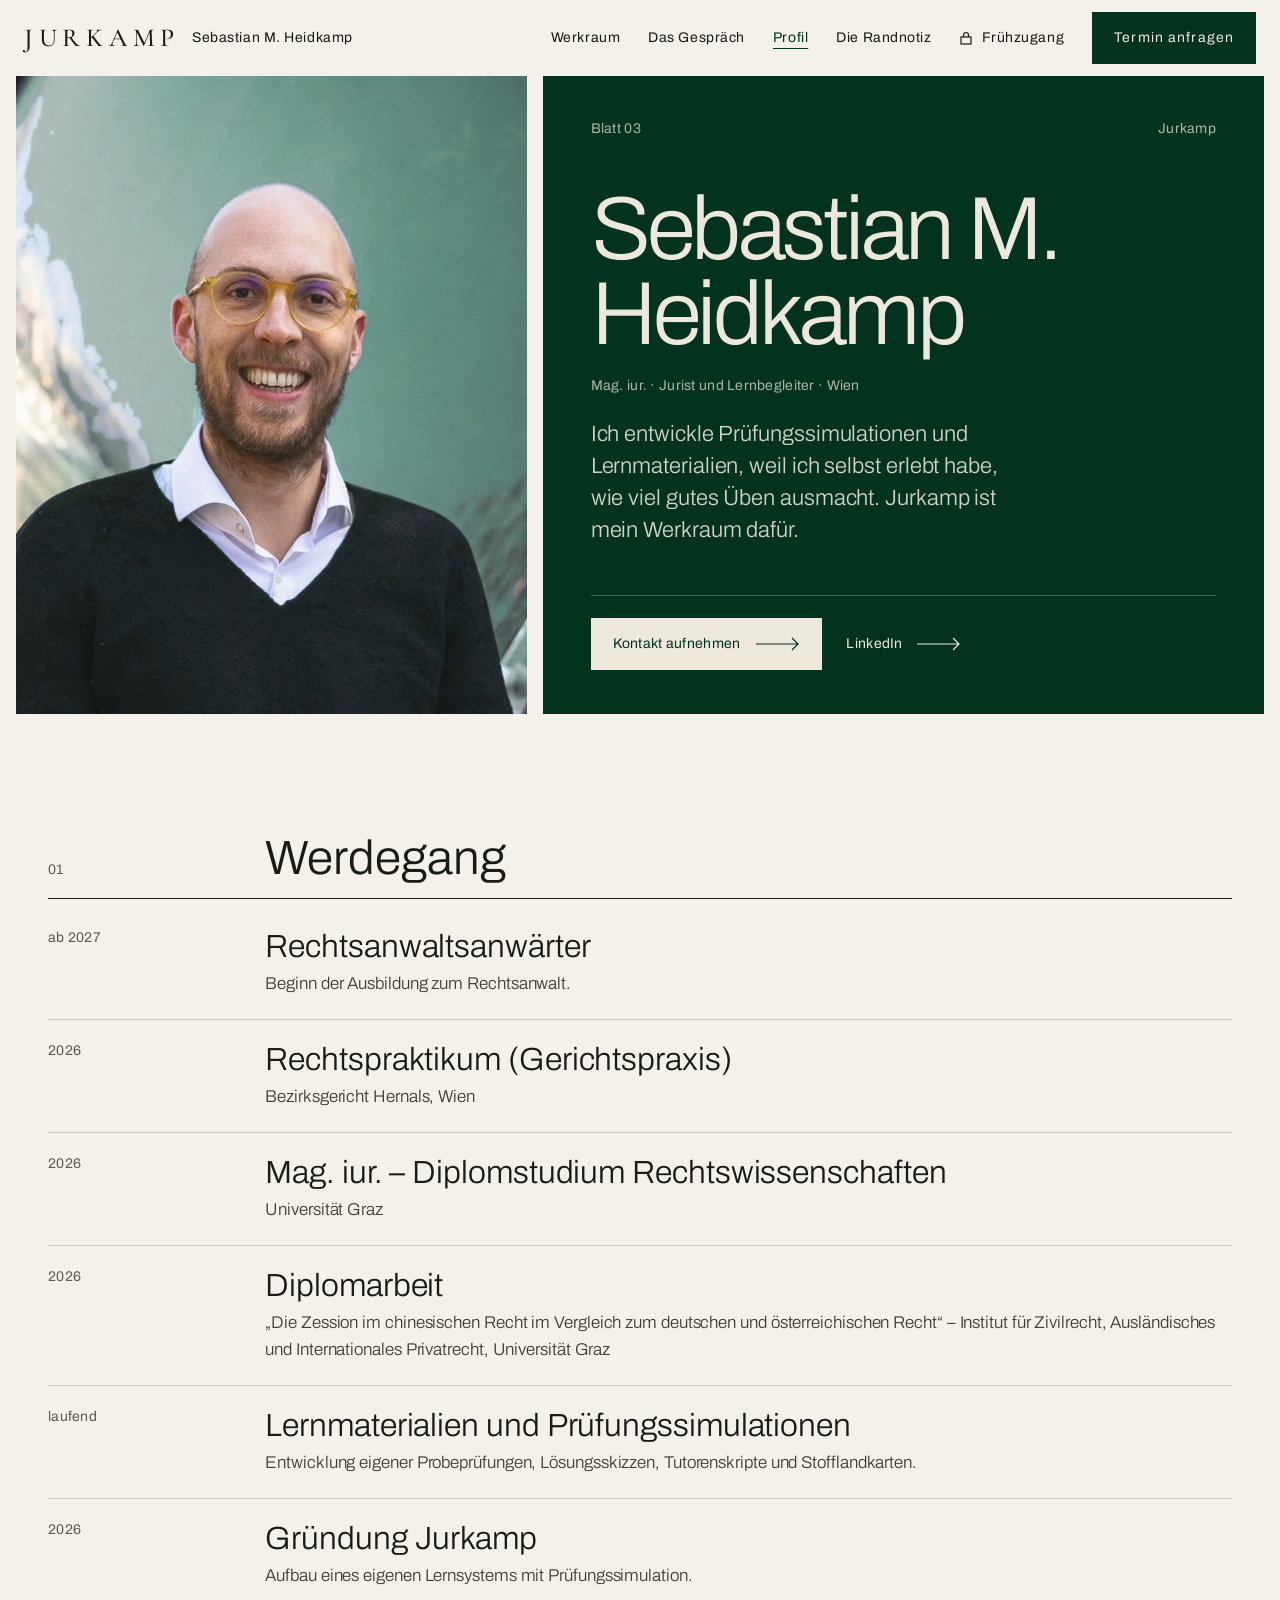
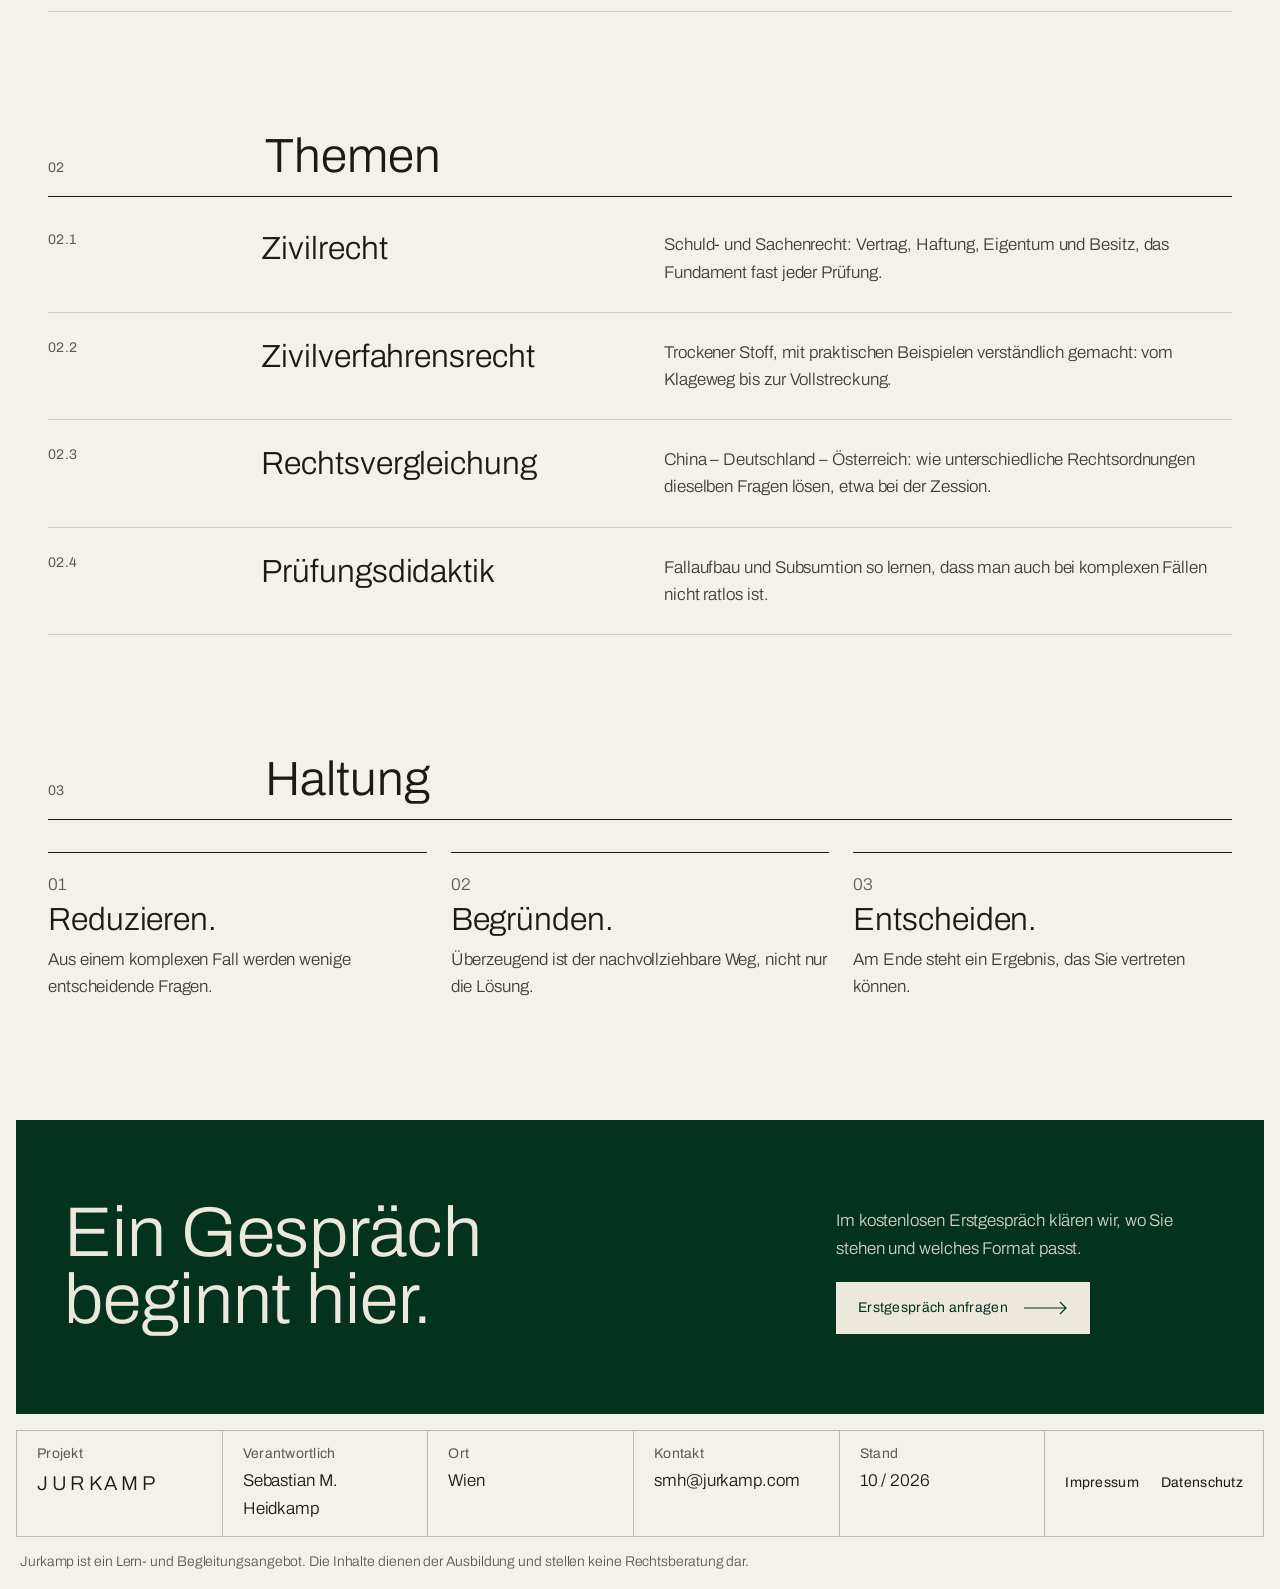
<file: profil.html>
<!doctype html>
<html lang="de">
<head>
<meta charset="utf-8">
<meta name="viewport" content="width=device-width, initial-scale=1">
<title>Sebastian M. Heidkamp – Profil · Jurkamp</title>
<meta name="description" content="Mag. iur. Sebastian M. Heidkamp: Jurist, Lernbegleiter und Gründer von Jurkamp. Werdegang, Themen und Haltung.">
<link rel="canonical" href="https://jurkamp.com/profil.html">
<meta property="og:type" content="website">
<meta property="og:title" content="Sebastian M. Heidkamp – Profil · Jurkamp">
<meta property="og:description" content="Mag. iur. Sebastian M. Heidkamp: Jurist, Lernbegleiter und Gründer von Jurkamp. Werdegang, Themen und Haltung.">
<meta property="og:image" content="https://jurkamp.com/assets/img/vorschau.jpg">
<meta name="theme-color" content="#03331F">
<link rel="icon" href="assets/img/favicon.svg" type="image/svg+xml">
<link rel="preload" href="assets/fonts/CormorantGaramond.woff" as="font" type="font/woff" crossorigin>
<link rel="stylesheet" href="assets/css/style.css">
<script type="application/ld+json">{"@context": "https://schema.org", "@graph": [{"@type": "Person", "@id": "https://jurkamp.com/#person", "name": "Sebastian M. Heidkamp", "alternateName": ["Sebastian Maximilian Heidkamp", "Bastian Heidkamp"], "honorificSuffix": "Mag. iur.", "jobTitle": "Jurist · Lernbegleiter", "address": {"@type": "PostalAddress", "addressLocality": "Wien", "addressCountry": "AT"}, "alumniOf": {"@type": "CollegeOrUniversity", "name": "Universität Graz"}, "url": "https://jurkamp.com/profil.html", "worksFor": {"@id": "https://jurkamp.com/#marke"}}, {"@type": "EducationalOrganization", "@id": "https://jurkamp.com/#marke", "name": "Jurkamp", "url": "https://jurkamp.com", "founder": {"@id": "https://jurkamp.com/#person"}, "description": "Werkraum, Das Gespräch und Die Randnotiz für Studium, Prüfung und Berufseinstieg im Jus."}]}</script>
</head>
<body>
<a class="skip" href="#inhalt">Zum Inhalt springen</a>
<header class="site-header">
  <a class="brand" href="index.html" aria-label="Jurkamp – Sebastian M. Heidkamp, zur Startseite">
    <span class="brand__mark">JURKAMP</span>
    <span class="brand__name">Sebastian M. Heidkamp</span>
    <span class="brand__claim lbl lbl--s">Für Studium, Prüfung und Berufseinstieg</span>
  </a>
  <button class="nav-toggle" aria-expanded="false" aria-controls="hauptnav" aria-label="Menü öffnen"><svg width="24" height="14" viewBox="0 0 24 14" fill="none" stroke="currentColor" stroke-width="1.4" aria-hidden="true"><path d="M0 1h24M0 7h24M0 13h24"/></svg></button>
  <nav class="nav" id="hauptnav" aria-label="Hauptnavigation">
    <a class="lbl" href="werkstatt.html">Werkraum</a>
    <a class="lbl" href="mentoring.html">Das Gespräch</a>
    <a class="lbl" href="profil.html" aria-current="page">Profil</a><a class="lbl" href="texte.html">Die Randnotiz</a>
    <a class="lbl nav__login" href="werkstatt.html#fruehzugang"><svg width="12" height="14" viewBox="0 0 12 14" fill="none" stroke="currentColor" stroke-width="1.2" aria-hidden="true"><rect x="1" y="6" width="10" height="7"/><path d="M3.5 6V4a2.5 2.5 0 015 0v2"/></svg>Frühzugang</a>
    <a class="btn" href="kontakt.html#termin">Termin anfragen</a>
  </nav>
</header>
<main id="inhalt">
<section class="profil-hero">
  <figure class="profil-hero__bild" style="margin:0"><img src="assets/img/profil-portrait.jpg" alt="Sebastian M. Heidkamp lächelnd vor spiegelndem Glas"></figure>
  <div class="profil-hero__text on-green">
    <div class="tile__top"><span class="lbl muted">Blatt 03</span><span class="lbl muted">Jurkamp</span></div>
    <div>
      <h1 class="page-hero__title" style="font-size:clamp(52px,7vw,112px)">Sebastian M.<br>Heidkamp</h1>
      <p class="lbl" style="margin-top:20px;color:var(--hell-3)">Mag. iur. · Jurist und Lernbegleiter · Wien</p><p class="page-hero__lead">Ich entwickle Prüfungssimulationen und Lernmaterialien, weil ich selbst erlebt habe, wie viel gutes Üben ausmacht. Jurkamp ist mein Werkraum dafür.</p>
    </div>
    <div style="display:flex;flex-wrap:wrap;gap:24px;align-items:center;border-top:1px solid var(--linie-hell);padding-top:22px">
      <a class="btn btn--hell" href="mailto:smh@jurkamp.com">Kontakt aufnehmen <svg class="arr" width="44" height="14" viewBox="0 0 44 14" fill="none" stroke="currentColor" stroke-width="1.2" aria-hidden="true"><path d="M0 7h42M36 1l6 6-6 6"/></svg></a>
      <a class="textlink lbl" href="#">LinkedIn <svg class="arr" width="44" height="14" viewBox="0 0 44 14" fill="none" stroke="currentColor" stroke-width="1.2" aria-hidden="true"><path d="M0 7h42M36 1l6 6-6 6"/></svg></a>
    </div>
  </div>
</section>
<section class="section">
  <div class="section__head"><span class="lbl muted">01</span><h2>Werdegang</h2></div>
  <ul class="stationen">
  <li><span class="lbl muted">ab 2027</span><div><h3>Rechtsanwaltsanwärter</h3><p>Beginn der Ausbildung zum Rechtsanwalt.</p></div></li>
  <li><span class="lbl muted">2026</span><div><h3>Rechtspraktikum (Gerichtspraxis)</h3><p>Bezirksgericht Hernals, Wien</p></div></li>
  <li><span class="lbl muted">2026</span><div><h3>Mag. iur. – Diplomstudium Rechtswissenschaften</h3><p>Universität Graz</p></div></li>
  <li><span class="lbl muted">2026</span><div><h3>Diplomarbeit</h3><p>„Die Zession im chinesischen Recht im Vergleich zum deutschen und österreichischen Recht“ – Institut für Zivilrecht, Ausländisches und Internationales Privatrecht, Universität Graz</p></div></li>
  <li><span class="lbl muted">laufend</span><div><h3>Lernmaterialien und Prüfungssimulationen</h3><p>Entwicklung eigener Probeprüfungen, Lösungsskizzen, Tutorenskripte und Stofflandkarten.</p></div></li>
  <li><span class="lbl muted">2026</span><div><h3>Gründung Jurkamp</h3><p>Aufbau eines eigenen Lernsystems mit Prüfungssimulation.</p></div></li>
</ul>
</section>
<section class="section">
  <div class="section__head"><span class="lbl muted">02</span><h2>Themen</h2></div>
  <ul class="index"><li><span class="lbl muted">02.1</span><h3>Zivilrecht</h3><p>Schuld- und Sachenrecht: Vertrag, Haftung, Eigentum und Besitz, das Fundament fast jeder Prüfung.</p></li><li><span class="lbl muted">02.2</span><h3>Zivilverfahrensrecht</h3><p>Trockener Stoff, mit praktischen Beispielen verständlich gemacht: vom Klageweg bis zur Vollstreckung.</p></li><li><span class="lbl muted">02.3</span><h3>Rechtsvergleichung</h3><p>China – Deutschland – Österreich: wie unterschiedliche Rechtsordnungen dieselben Fragen lösen, etwa bei der Zession.</p></li><li><span class="lbl muted">02.4</span><h3>Prüfungsdidaktik</h3><p>Fallaufbau und Subsumtion so lernen, dass man auch bei komplexen Fällen nicht ratlos ist.</p></li></ul>
</section>
<section class="section">
  <div class="section__head"><span class="lbl muted">03</span><h2>Haltung</h2></div>
  <div class="haltung">
  <div class="schritt"><span class="schritt__nr">01</span><h3>Reduzieren.</h3><p>Aus einem komplexen Fall werden wenige entscheidende Fragen.</p></div>
  <div class="schritt"><span class="schritt__nr">02</span><h3>Begründen.</h3><p>Überzeugend ist der nachvollziehbare Weg, nicht nur die Lösung.</p></div>
  <div class="schritt"><span class="schritt__nr">03</span><h3>Entscheiden.</h3><p>Am Ende steht ein Ergebnis, das Sie vertreten können.</p></div>
</div>
</section>
<section class="cta on-green" aria-label="Termin anfragen">
  <h2>Ein Gespräch<br>beginnt hier.</h2>
  <div style="display:flex;flex-direction:column;gap:20px;max-width:380px">
    <p style="color:var(--hell-2)">Im kostenlosen Erstgespräch klären wir, wo Sie stehen und welches Format passt.</p>
    <a class="btn btn--hell" href="kontakt.html#termin" style="align-self:flex-start">Erstgespräch anfragen <svg class="arr" width="44" height="14" viewBox="0 0 44 14" fill="none" stroke="currentColor" stroke-width="1.2" aria-hidden="true"><path d="M0 7h42M36 1l6 6-6 6"/></svg></a>
  </div>
</section>
</main><footer class="site-footer">
  <div class="stempel">
    <div><div class="lbl lbl--s muted">Projekt</div><div class="wert" style="font-family:var(--serif-display);font-size:20px;letter-spacing:.18em">JURKAMP</div></div>
    <div><div class="lbl lbl--s muted">Verantwortlich</div><div class="wert">Sebastian M. Heidkamp</div></div>
    <div><div class="lbl lbl--s muted">Ort</div><div class="wert">Wien</div></div>
    <div><div class="lbl lbl--s muted">Kontakt</div><div class="wert"><a href="mailto:smh@jurkamp.com">smh@jurkamp.com</a></div></div>
    <div><div class="lbl lbl--s muted">Stand</div><div class="wert">10 / 2026</div></div>
    <div><a class="lbl lbl--s" href="impressum.html">Impressum</a><a class="lbl lbl--s" href="datenschutz.html">Datenschutz</a></div>
  </div>
  <p class="disclaimer">Jurkamp ist ein Lern- und Begleitungsangebot. Die Inhalte dienen der Ausbildung und stellen keine Rechtsberatung dar.</p>
</footer>
<div class="mobile-cta"><a class="btn" href="kontakt.html#termin">Termin anfragen</a></div>
<script src="assets/js/main.js" defer></script>
</body>
</html>
</file>
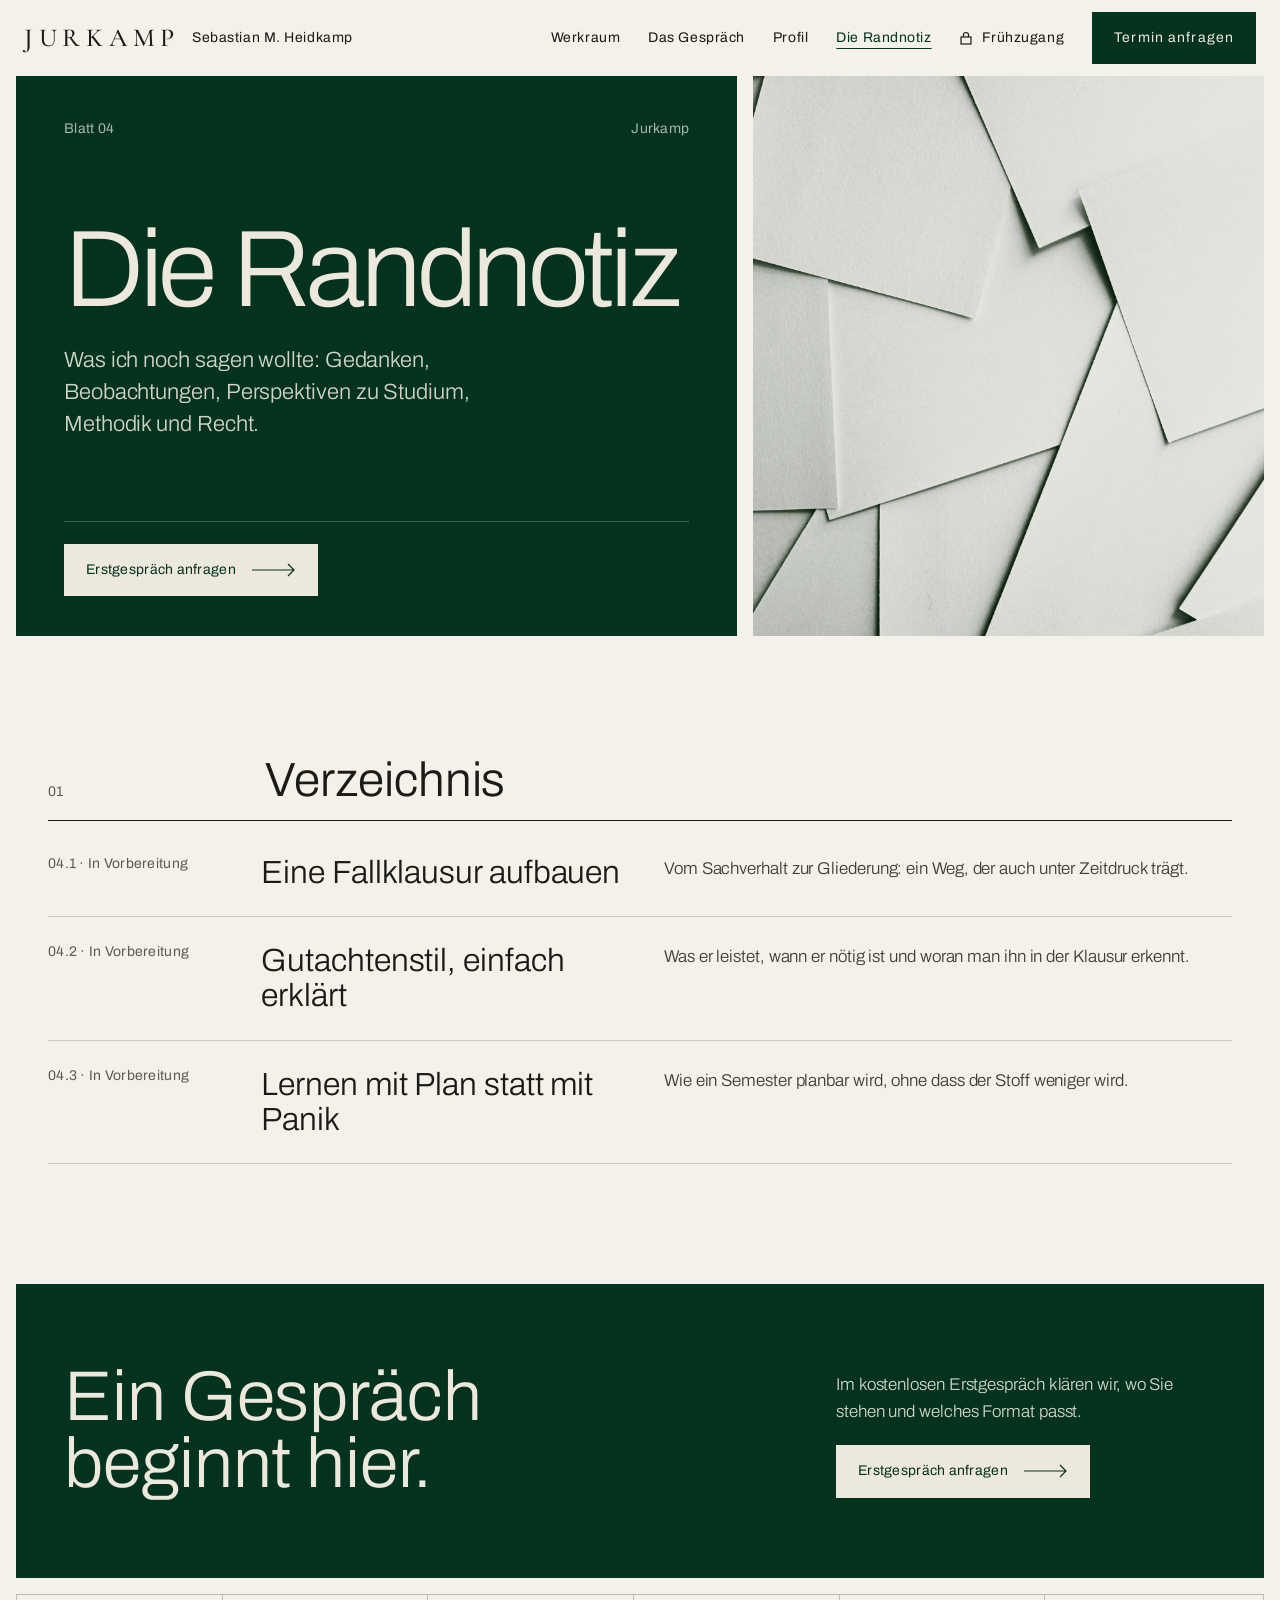
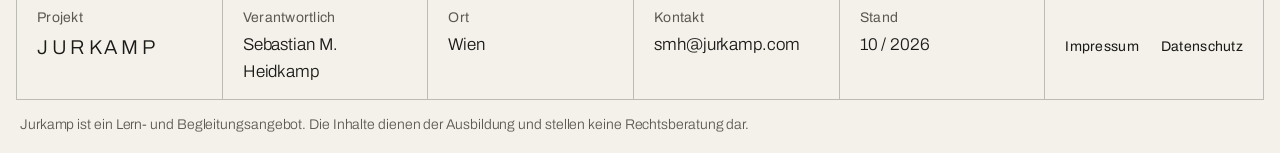
<file: texte.html>
<!doctype html>
<html lang="de">
<head>
<meta charset="utf-8">
<meta name="viewport" content="width=device-width, initial-scale=1">
<title>Die Randnotiz – Gedanken und Beobachtungen · Jurkamp</title>
<meta name="description" content="Gedanken und Beobachtungen von Sebastian M. Heidkamp zu Studium, Methodik und Recht.">
<link rel="canonical" href="https://jurkamp.com/texte.html">
<meta property="og:type" content="website">
<meta property="og:title" content="Die Randnotiz – Gedanken und Beobachtungen · Jurkamp">
<meta property="og:description" content="Gedanken und Beobachtungen von Sebastian M. Heidkamp zu Studium, Methodik und Recht.">
<meta property="og:image" content="https://jurkamp.com/assets/img/vorschau.jpg">
<meta name="theme-color" content="#03331F">
<link rel="icon" href="assets/img/favicon.svg" type="image/svg+xml">
<link rel="preload" href="assets/fonts/CormorantGaramond.woff" as="font" type="font/woff" crossorigin>
<link rel="stylesheet" href="assets/css/style.css">
<script type="application/ld+json">{"@context": "https://schema.org", "@graph": [{"@type": "Person", "@id": "https://jurkamp.com/#person", "name": "Sebastian M. Heidkamp", "alternateName": ["Sebastian Maximilian Heidkamp", "Bastian Heidkamp"], "honorificSuffix": "Mag. iur.", "jobTitle": "Jurist · Lernbegleiter", "address": {"@type": "PostalAddress", "addressLocality": "Wien", "addressCountry": "AT"}, "alumniOf": {"@type": "CollegeOrUniversity", "name": "Universität Graz"}, "url": "https://jurkamp.com/profil.html", "worksFor": {"@id": "https://jurkamp.com/#marke"}}, {"@type": "EducationalOrganization", "@id": "https://jurkamp.com/#marke", "name": "Jurkamp", "url": "https://jurkamp.com", "founder": {"@id": "https://jurkamp.com/#person"}, "description": "Werkraum, Das Gespräch und Die Randnotiz für Studium, Prüfung und Berufseinstieg im Jus."}]}</script>
</head>
<body>
<a class="skip" href="#inhalt">Zum Inhalt springen</a>
<header class="site-header">
  <a class="brand" href="index.html" aria-label="Jurkamp – Sebastian M. Heidkamp, zur Startseite">
    <span class="brand__mark">JURKAMP</span>
    <span class="brand__name">Sebastian M. Heidkamp</span>
    <span class="brand__claim lbl lbl--s">Für Studium, Prüfung und Berufseinstieg</span>
  </a>
  <button class="nav-toggle" aria-expanded="false" aria-controls="hauptnav" aria-label="Menü öffnen"><svg width="24" height="14" viewBox="0 0 24 14" fill="none" stroke="currentColor" stroke-width="1.4" aria-hidden="true"><path d="M0 1h24M0 7h24M0 13h24"/></svg></button>
  <nav class="nav" id="hauptnav" aria-label="Hauptnavigation">
    <a class="lbl" href="werkstatt.html">Werkraum</a>
    <a class="lbl" href="mentoring.html">Das Gespräch</a>
    <a class="lbl" href="profil.html">Profil</a><a class="lbl" href="texte.html" aria-current="page">Die Randnotiz</a>
    <a class="lbl nav__login" href="werkstatt.html#fruehzugang"><svg width="12" height="14" viewBox="0 0 12 14" fill="none" stroke="currentColor" stroke-width="1.2" aria-hidden="true"><rect x="1" y="6" width="10" height="7"/><path d="M3.5 6V4a2.5 2.5 0 015 0v2"/></svg>Frühzugang</a>
    <a class="btn" href="kontakt.html#termin">Termin anfragen</a>
  </nav>
</header>
<main id="inhalt">
<section class="page-hero">
  <div class="page-hero__text on-green">
    <div class="tile__top"><span class="lbl muted">Blatt 04</span><span class="lbl muted">Jurkamp</span></div>
    <div><h1 class="page-hero__title">Die Randnotiz</h1><p class="page-hero__lead">Was ich noch sagen wollte: Gedanken, Beobachtungen, Perspektiven zu Studium, Methodik und Recht.</p></div>
    <div style="display:flex;flex-wrap:wrap;gap:28px;align-items:center;border-top:1px solid var(--linie-hell);padding-top:22px">
      <a class="btn btn--hell" href="kontakt.html#termin">Erstgespräch anfragen <svg class="arr" width="44" height="14" viewBox="0 0 44 14" fill="none" stroke="currentColor" stroke-width="1.2" aria-hidden="true"><path d="M0 7h42M36 1l6 6-6 6"/></svg></a>
    </div>
  </div>
  <figure class="page-hero__bild" style="margin:0"><img src="assets/img/randnotiz-blaetter.jpg" alt="Lose Papierblätter mit Schattenkanten" style="object-position:50% 50%"></figure>
</section>
<section class="section">
  <div class="section__head"><span class="lbl muted">01</span><h2>Verzeichnis</h2></div>
  <ul class="index">
  <li><span class="lbl muted">04.1 · In Vorbereitung</span><h3>Eine Fallklausur aufbauen</h3><p>Vom Sachverhalt zur Gliederung: ein Weg, der auch unter Zeitdruck trägt.</p></li>
  <li><span class="lbl muted">04.2 · In Vorbereitung</span><h3>Gutachtenstil, einfach erklärt</h3><p>Was er leistet, wann er nötig ist und woran man ihn in der Klausur erkennt.</p></li>
  <li><span class="lbl muted">04.3 · In Vorbereitung</span><h3>Lernen mit Plan statt mit Panik</h3><p>Wie ein Semester planbar wird, ohne dass der Stoff weniger wird.</p></li>
  </ul>
<!-- VORLAGE für einen Beitrag – zum Aktivieren die Kommentarzeichen entfernen:
<ul class="index">
  <li><span class="lbl muted">04.1 · [Jahr]</span><h3>[Titel des Beitrags]</h3><p>[Ein Satz Zusammenfassung] — <a class="lbl" href="texte/beitrag-1.html">Lesen</a></p></li>
</ul>
-->
</section>

<section class="cta on-green" aria-label="Termin anfragen">
  <h2>Ein Gespräch<br>beginnt hier.</h2>
  <div style="display:flex;flex-direction:column;gap:20px;max-width:380px">
    <p style="color:var(--hell-2)">Im kostenlosen Erstgespräch klären wir, wo Sie stehen und welches Format passt.</p>
    <a class="btn btn--hell" href="kontakt.html#termin" style="align-self:flex-start">Erstgespräch anfragen <svg class="arr" width="44" height="14" viewBox="0 0 44 14" fill="none" stroke="currentColor" stroke-width="1.2" aria-hidden="true"><path d="M0 7h42M36 1l6 6-6 6"/></svg></a>
  </div>
</section>
</main><footer class="site-footer">
  <div class="stempel">
    <div><div class="lbl lbl--s muted">Projekt</div><div class="wert" style="font-family:var(--serif-display);font-size:20px;letter-spacing:.18em">JURKAMP</div></div>
    <div><div class="lbl lbl--s muted">Verantwortlich</div><div class="wert">Sebastian M. Heidkamp</div></div>
    <div><div class="lbl lbl--s muted">Ort</div><div class="wert">Wien</div></div>
    <div><div class="lbl lbl--s muted">Kontakt</div><div class="wert"><a href="mailto:smh@jurkamp.com">smh@jurkamp.com</a></div></div>
    <div><div class="lbl lbl--s muted">Stand</div><div class="wert">10 / 2026</div></div>
    <div><a class="lbl lbl--s" href="impressum.html">Impressum</a><a class="lbl lbl--s" href="datenschutz.html">Datenschutz</a></div>
  </div>
  <p class="disclaimer">Jurkamp ist ein Lern- und Begleitungsangebot. Die Inhalte dienen der Ausbildung und stellen keine Rechtsberatung dar.</p>
</footer>
<div class="mobile-cta"><a class="btn" href="kontakt.html#termin">Termin anfragen</a></div>
<script src="assets/js/main.js" defer></script>
</body>
</html>
</file>
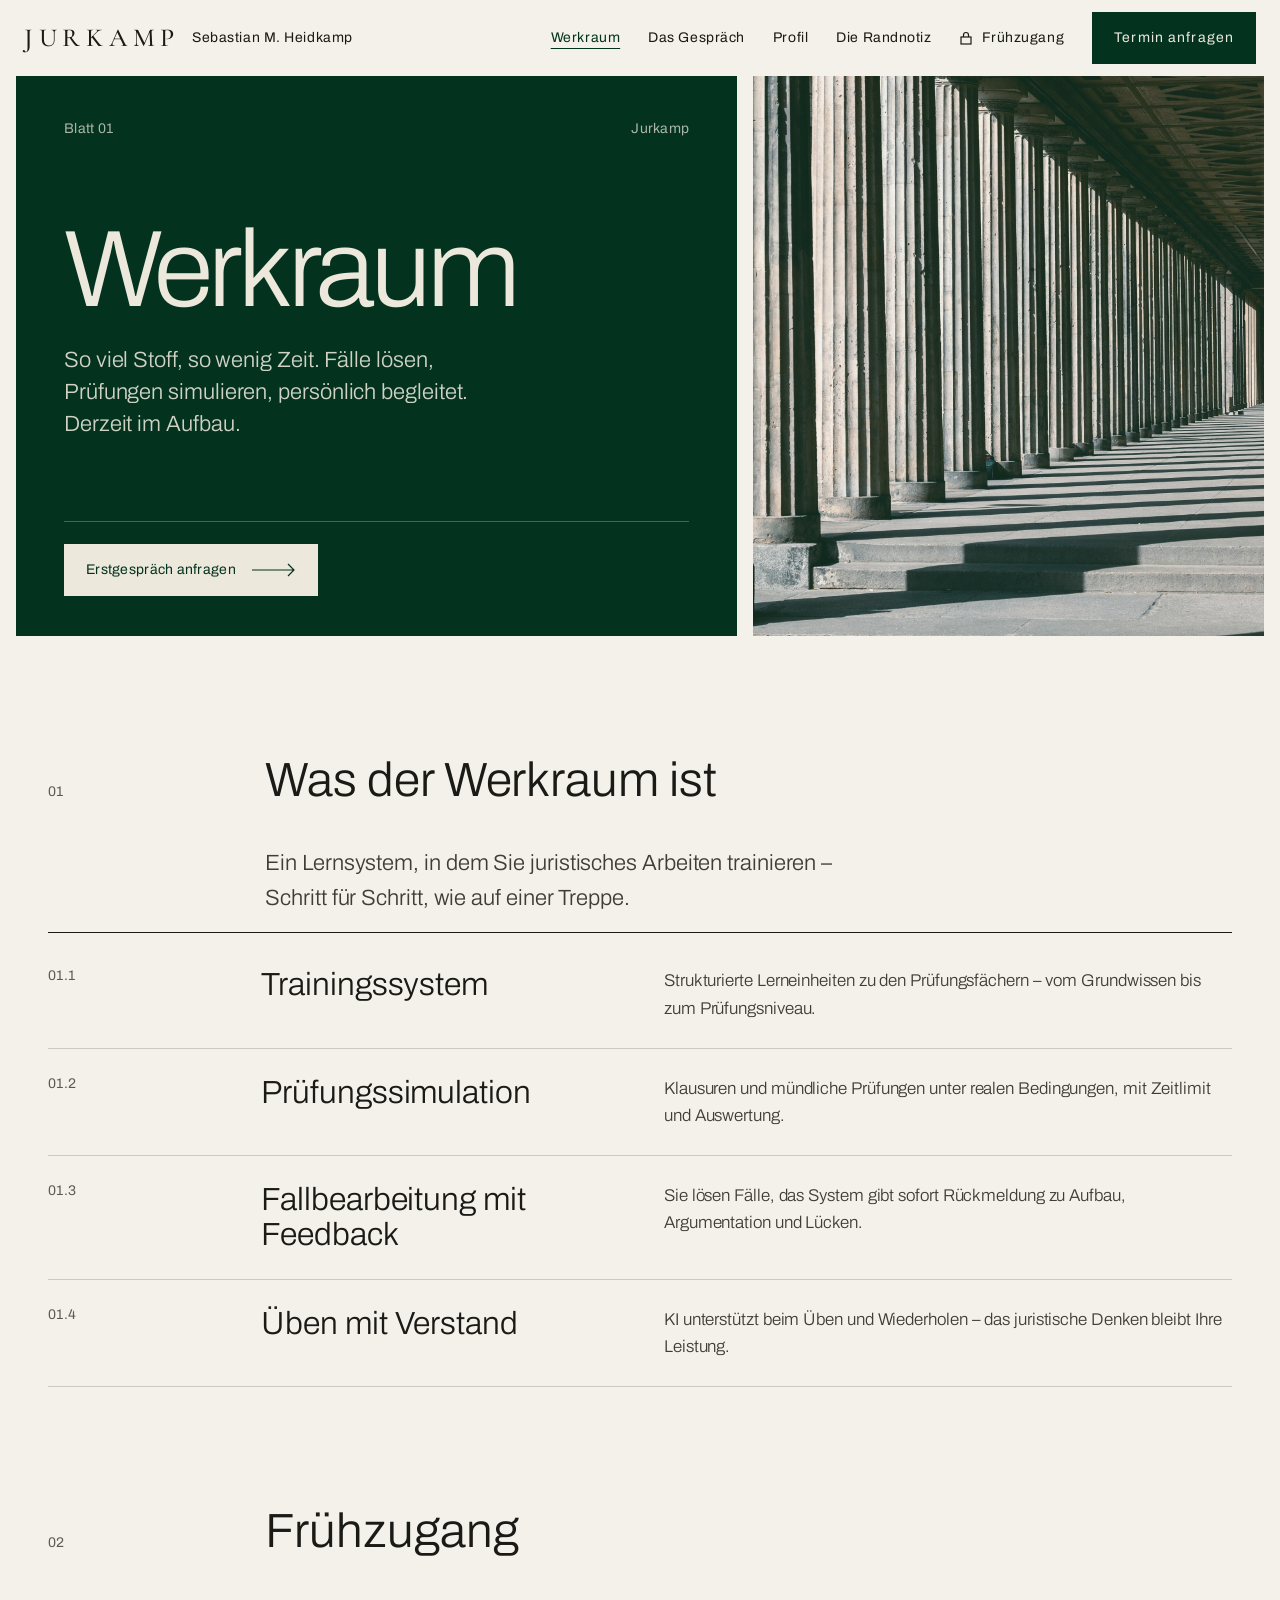
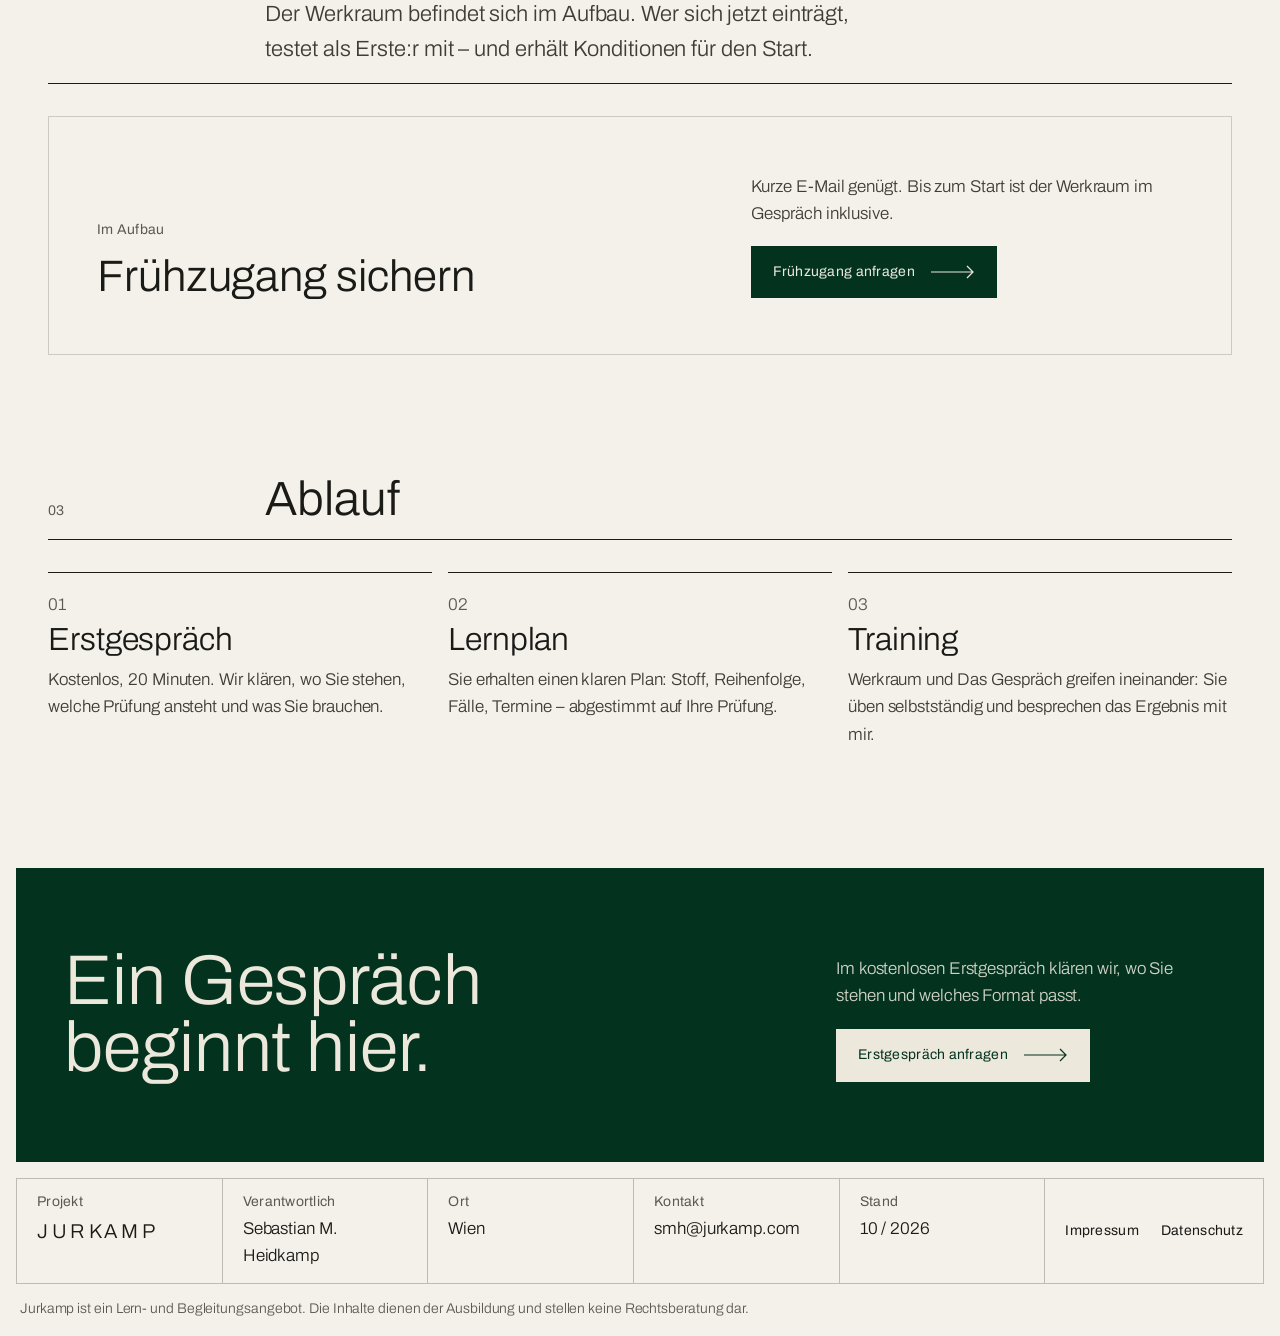
<file: werkstatt.html>
<!doctype html>
<html lang="de">
<head>
<meta charset="utf-8">
<meta name="viewport" content="width=device-width, initial-scale=1">
<title>Werkraum – Lernsystem und Prüfungssimulation · Jurkamp</title>
<meta name="description" content="Das Lernsystem von Jurkamp: Fälle lösen, Prüfungen simulieren, persönlich begleitet.">
<link rel="canonical" href="https://jurkamp.com/werkstatt.html">
<meta property="og:type" content="website">
<meta property="og:title" content="Werkraum – Lernsystem und Prüfungssimulation · Jurkamp">
<meta property="og:description" content="Das Lernsystem von Jurkamp: Fälle lösen, Prüfungen simulieren, persönlich begleitet.">
<meta property="og:image" content="https://jurkamp.com/assets/img/vorschau.jpg">
<meta name="theme-color" content="#03331F">
<link rel="icon" href="assets/img/favicon.svg" type="image/svg+xml">
<link rel="preload" href="assets/fonts/CormorantGaramond.woff" as="font" type="font/woff" crossorigin>
<link rel="stylesheet" href="assets/css/style.css">
<script type="application/ld+json">{"@context": "https://schema.org", "@graph": [{"@type": "Person", "@id": "https://jurkamp.com/#person", "name": "Sebastian M. Heidkamp", "alternateName": ["Sebastian Maximilian Heidkamp", "Bastian Heidkamp"], "honorificSuffix": "Mag. iur.", "jobTitle": "Jurist · Lernbegleiter", "address": {"@type": "PostalAddress", "addressLocality": "Wien", "addressCountry": "AT"}, "alumniOf": {"@type": "CollegeOrUniversity", "name": "Universität Graz"}, "url": "https://jurkamp.com/profil.html", "worksFor": {"@id": "https://jurkamp.com/#marke"}}, {"@type": "EducationalOrganization", "@id": "https://jurkamp.com/#marke", "name": "Jurkamp", "url": "https://jurkamp.com", "founder": {"@id": "https://jurkamp.com/#person"}, "description": "Werkraum, Das Gespräch und Die Randnotiz für Studium, Prüfung und Berufseinstieg im Jus."}]}</script>
</head>
<body>
<a class="skip" href="#inhalt">Zum Inhalt springen</a>
<header class="site-header">
  <a class="brand" href="index.html" aria-label="Jurkamp – Sebastian M. Heidkamp, zur Startseite">
    <span class="brand__mark">JURKAMP</span>
    <span class="brand__name">Sebastian M. Heidkamp</span>
    <span class="brand__claim lbl lbl--s">Für Studium, Prüfung und Berufseinstieg</span>
  </a>
  <button class="nav-toggle" aria-expanded="false" aria-controls="hauptnav" aria-label="Menü öffnen"><svg width="24" height="14" viewBox="0 0 24 14" fill="none" stroke="currentColor" stroke-width="1.4" aria-hidden="true"><path d="M0 1h24M0 7h24M0 13h24"/></svg></button>
  <nav class="nav" id="hauptnav" aria-label="Hauptnavigation">
    <a class="lbl" href="werkstatt.html" aria-current="page">Werkraum</a>
    <a class="lbl" href="mentoring.html">Das Gespräch</a>
    <a class="lbl" href="profil.html">Profil</a><a class="lbl" href="texte.html">Die Randnotiz</a>
    <a class="lbl nav__login" href="werkstatt.html#fruehzugang"><svg width="12" height="14" viewBox="0 0 12 14" fill="none" stroke="currentColor" stroke-width="1.2" aria-hidden="true"><rect x="1" y="6" width="10" height="7"/><path d="M3.5 6V4a2.5 2.5 0 015 0v2"/></svg>Frühzugang</a>
    <a class="btn" href="kontakt.html#termin">Termin anfragen</a>
  </nav>
</header>
<main id="inhalt"><section class="page-hero">
  <div class="page-hero__text on-green">
    <div class="tile__top"><span class="lbl muted">Blatt 01</span><span class="lbl muted">Jurkamp</span></div>
    <div><h1 class="page-hero__title">Werkraum</h1><p class="page-hero__lead">So viel Stoff, so wenig Zeit. Fälle lösen, Prüfungen simulieren, persönlich begleitet. Derzeit im Aufbau.</p></div>
    <div style="display:flex;flex-wrap:wrap;gap:28px;align-items:center;border-top:1px solid var(--linie-hell);padding-top:22px">
      <a class="btn btn--hell" href="kontakt.html#termin">Erstgespräch anfragen <svg class="arr" width="44" height="14" viewBox="0 0 44 14" fill="none" stroke="currentColor" stroke-width="1.2" aria-hidden="true"><path d="M0 7h42M36 1l6 6-6 6"/></svg></a>
    </div>
  </div>
  <figure class="page-hero__bild" style="margin:0"><img src="assets/img/werkraum-saeulengang.jpg" alt="Langer Säulengang mit Licht und Schatten" style="object-position:50% 40%"></figure>
</section>
<section class="section">
  <div class="section__head"><span class="lbl muted">01</span><h2>Was der Werkraum ist</h2><p class="section__intro">Ein Lernsystem, in dem Sie juristisches Arbeiten trainieren – Schritt für Schritt, wie auf einer Treppe.</p></div>
  <ul class="index"><li><span class="lbl muted">01.1</span><h3>Trainingssystem</h3><p>Strukturierte Lerneinheiten zu den Prüfungsfächern – vom Grundwissen bis zum Prüfungsniveau.</p></li><li><span class="lbl muted">01.2</span><h3>Prüfungssimulation</h3><p>Klausuren und mündliche Prüfungen unter realen Bedingungen, mit Zeitlimit und Auswertung.</p></li><li><span class="lbl muted">01.3</span><h3>Fallbearbeitung mit Feedback</h3><p>Sie lösen Fälle, das System gibt sofort Rückmeldung zu Aufbau, Argumentation und Lücken.</p></li><li><span class="lbl muted">01.4</span><h3>Üben mit Verstand</h3><p>KI unterstützt beim Üben und Wiederholen – das juristische Denken bleibt Ihre Leistung.</p></li></ul>
</section>
<section class="section">
  <div class="section__head" id="fruehzugang"><span class="lbl muted">02</span><h2>Frühzugang</h2><p class="section__intro">Der Werkraum befindet sich im Aufbau. Wer sich jetzt einträgt, testet als Erste:r mit – und erhält Konditionen für den Start.</p></div>
  <div class="leer"><div><span class="lbl muted">Im Aufbau</span><h3 style="margin-top:12px">Frühzugang sichern</h3></div><div style="display:flex;flex-direction:column;gap:18px"><p style="color:var(--text-2)">Kurze E-Mail genügt. Bis zum Start ist der Werkraum im Gespräch inklusive.</p><a class="btn" style="align-self:flex-start" href="mailto:smh@jurkamp.com?subject=Fr%C3%BChzugang%20Werkraum">Frühzugang anfragen <svg class="arr" width="44" height="14" viewBox="0 0 44 14" fill="none" stroke="currentColor" stroke-width="1.2" aria-hidden="true"><path d="M0 7h42M36 1l6 6-6 6"/></svg></a></div></div>
</section>
<section class="section">
  <div class="section__head"><span class="lbl muted">03</span><h2>Ablauf</h2></div>
  <div class="ablauf"><div class="schritt"><span class="schritt__nr">01</span><h3>Erstgespräch</h3><p>Kostenlos, 20 Minuten. Wir klären, wo Sie stehen, welche Prüfung ansteht und was Sie brauchen.</p></div><div class="schritt"><span class="schritt__nr">02</span><h3>Lernplan</h3><p>Sie erhalten einen klaren Plan: Stoff, Reihenfolge, Fälle, Termine – abgestimmt auf Ihre Prüfung.</p></div><div class="schritt"><span class="schritt__nr">03</span><h3>Training</h3><p>Werkraum und Das Gespräch greifen ineinander: Sie üben selbstständig und besprechen das Ergebnis mit mir.</p></div></div>
</section>

<section class="cta on-green" aria-label="Termin anfragen">
  <h2>Ein Gespräch<br>beginnt hier.</h2>
  <div style="display:flex;flex-direction:column;gap:20px;max-width:380px">
    <p style="color:var(--hell-2)">Im kostenlosen Erstgespräch klären wir, wo Sie stehen und welches Format passt.</p>
    <a class="btn btn--hell" href="kontakt.html#termin" style="align-self:flex-start">Erstgespräch anfragen <svg class="arr" width="44" height="14" viewBox="0 0 44 14" fill="none" stroke="currentColor" stroke-width="1.2" aria-hidden="true"><path d="M0 7h42M36 1l6 6-6 6"/></svg></a>
  </div>
</section>
</main><footer class="site-footer">
  <div class="stempel">
    <div><div class="lbl lbl--s muted">Projekt</div><div class="wert" style="font-family:var(--serif-display);font-size:20px;letter-spacing:.18em">JURKAMP</div></div>
    <div><div class="lbl lbl--s muted">Verantwortlich</div><div class="wert">Sebastian M. Heidkamp</div></div>
    <div><div class="lbl lbl--s muted">Ort</div><div class="wert">Wien</div></div>
    <div><div class="lbl lbl--s muted">Kontakt</div><div class="wert"><a href="mailto:smh@jurkamp.com">smh@jurkamp.com</a></div></div>
    <div><div class="lbl lbl--s muted">Stand</div><div class="wert">10 / 2026</div></div>
    <div><a class="lbl lbl--s" href="impressum.html">Impressum</a><a class="lbl lbl--s" href="datenschutz.html">Datenschutz</a></div>
  </div>
  <p class="disclaimer">Jurkamp ist ein Lern- und Begleitungsangebot. Die Inhalte dienen der Ausbildung und stellen keine Rechtsberatung dar.</p>
</footer>
<div class="mobile-cta"><a class="btn" href="kontakt.html#termin">Termin anfragen</a></div>
<script src="assets/js/main.js" defer></script>
</body>
</html>
</file>
<file: assets/css/style.css>
/* ==========================================================================
   JURKAMP · Bastian Heidkamp
   Gemeinsames Stylesheet für alle Seiten
   ========================================================================== */

/* ---------- Schriften (lokal gehostet – keine Verbindung zu Google, DSGVO) ---------- */
@font-face { font-family: "Cormorant Garamond"; src: url("../fonts/CormorantGaramond.woff") format("woff"); font-weight: 300 700; font-style: normal; font-display: swap; }
@font-face { font-family: "Cormorant Garamond"; src: url("../fonts/CormorantGaramond-Italic.woff") format("woff"); font-weight: 300 700; font-style: italic; font-display: swap; }
@font-face { font-family: "Archivo"; src: url("../fonts/Archivo.woff") format("woff"); font-weight: 100 900; font-style: normal; font-display: swap; }

/* ---------- Marken-Tokens ---------- */
:root {
  --gruen: #03331F;        /* Amsterdam-Grün */
  --papier: #F4F1EA;
  --stein: #EDE8DC;
  --tinte: #1A1A17;
  --graphit: #5B5A52;
  --text-2: #3E3D37;
  --hell: #EDE8DC;         /* Schrift auf Grün */
  --hell-2: rgba(237, 232, 220, .88);
  --hell-3: rgba(237, 232, 220, .72);
  --linie: rgba(26, 26, 23, .18);
  --linie-hell: rgba(237, 232, 220, .28);

  /* Schriftsystem: zwei Familien. Serife für die redaktionelle Ebene (Logo, Titel), Grotesk für die funktionale Ebene (Text, Navigation, Beschriftung). */
  --font-serif: "Cormorant Garamond", "Times New Roman", serif;
  --font-sans: "Archivo", "Helvetica Neue", Arial, sans-serif;
  --fw-regular: 400;        /* Fließtext, Titel */
  --fw-medium: 500;         /* Logo, Beschriftungen, Buttons */
  --text-size: 17px;        /* Fließtext */
  --text-leading: 1.6;      /* Zeilenabstand Fließtext */
  --label-size: 12px;       /* Navigation, Indizes, Metadaten */
  --label-track: .16em;     /* Laufweite kleine Versalien */
  --display-leading: 1;     /* Zeilenabstand Titel */
  --display-track: -.01em;  /* Laufweite große Titel */
  --logo-track: .22em;      /* Laufweite Logo */
  /* bisherige Namen zeigen auf das neue System, damit alle Komponenten unverändert bleiben */
  --serif-display: var(--font-serif);
  --serif-text: var(--font-sans);
  --sans: var(--font-sans);

  --rand: 16px;            /* Seitenrand Startseite */
  --fuge: 16px;            /* Abstand zwischen Kacheln */
  --wrap: 1280px;
}

/* ---------- Grundlagen ---------- */
*, *::before, *::after { box-sizing: border-box; }
html { -webkit-text-size-adjust: 100%; }
body {
  margin: 0;
  background: var(--papier);
  color: var(--tinte);
  font-family: var(--font-sans);
  font-size: var(--text-size);
  font-weight: var(--fw-regular);
  line-height: var(--text-leading);
  -webkit-font-smoothing: antialiased;
}
img { display: block; max-width: 100%; }
a { color: inherit; text-decoration: none; }
h1, h2, h3 { font-family: var(--font-serif); font-weight: var(--fw-regular); margin: 0; line-height: var(--display-leading); }
p { margin: 0; }
:focus-visible { outline: 2px solid var(--gruen); outline-offset: 3px; }
.on-green :focus-visible, .on-green:focus-visible { outline-color: var(--hell); }
.skip { position: absolute; left: -9999px; }
.skip:focus { left: 16px; top: 16px; background: var(--gruen); color: var(--hell); padding: 10px 16px; z-index: 100; }

/* Label in gesperrten Versalien */
.lbl {
  font-family: var(--sans);
  font-size: 12px;
  font-weight: 500;
  letter-spacing: .08em;
  text-transform: uppercase;
  line-height: 1.3;
}
.lbl--s { font-size: 11px; }
.muted { color: var(--graphit); }
.on-green .muted { color: var(--hell-3); }

/* Pfeil */
.arr { flex: none; transition: transform .45s ease; }
a:hover .arr, a:focus-visible .arr { transform: translateX(10px); }

/* ---------- Kopfzeile ---------- */
.site-header {
  height: 76px;
  display: flex;
  align-items: center;
  justify-content: space-between;
  gap: 24px;
  padding: 0 calc(var(--rand) + 8px);
}
.brand { display: flex; align-items: baseline; gap: 12px; white-space: nowrap; }
.brand__mark { font-family: var(--serif-display); font-size: 26px; font-weight: 500; letter-spacing: .22em; line-height: 1; }
.brand__name { font-family: var(--serif-display); font-size: 18px; font-style: italic; color: var(--text-2); }
.brand__claim { border-left: 1px solid rgba(26,26,23,.25); padding-left: 20px; margin-left: 10px; color: var(--graphit); }
.nav { display: flex; align-items: center; gap: 32px; white-space: nowrap; }
.nav a:not(.btn):hover, .nav a[aria-current="page"] { color: var(--gruen); }
.nav a[aria-current="page"] { text-decoration: underline; text-underline-offset: 6px; text-decoration-thickness: 1px; }
.nav__login { display: inline-flex; align-items: center; gap: 10px; }
.nav-toggle { display: none; }

/* Buttons */
.btn {
  white-space: nowrap;
  display: inline-flex; align-items: center; gap: 16px;
  background: var(--gruen); color: var(--hell);
  padding: 15px 22px; min-height: 44px;
  font-family: var(--sans); font-size: 12px; font-weight: 500; letter-spacing: .08em; text-transform: uppercase;
  transition: background .3s ease;
}
.btn:hover { background: #0B4A30; }
.btn--hell { background: var(--hell); color: var(--gruen); }
.btn--hell:hover { background: #fff; }
.textlink { display: inline-flex; align-items: center; gap: 14px; padding: 10px 0; }

/* ==========================================================================
   STARTSEITE – Kachelraster
   ========================================================================== */
.home { display: flex; flex-direction: column; min-height: 100vh; }
.home-grid {
  flex: 1;
  display: grid;
  grid-template-columns: repeat(12, minmax(0, 1fr));
  grid-template-rows: repeat(2, minmax(300px, 1fr));
  gap: var(--fuge);
  padding: 0 var(--rand);
  min-height: 680px;
}
.tile { position: relative; overflow: hidden; display: flex; flex-direction: column; justify-content: space-between; }
.tile--werkstatt { grid-column: span 6; grid-row: span 2; background: var(--gruen); color: var(--hell); padding: 40px 44px; transition: filter .4s ease; }
.tile--bild { grid-column: span 3; }
.tile--mentoring { grid-column: span 3; border: 1px solid var(--tinte); padding: 28px; transition: background .35s ease; }
.tile--profil { grid-column: span 3; color: #F4F1EA; background: #2a2722; }
.tile--texte { grid-column: span 3; background: var(--gruen); color: var(--hell); padding: 28px; transition: filter .4s ease; }
.tile--werkstatt:hover, .tile--texte:hover { filter: brightness(1.08); }
.tile--mentoring:hover { background: #EAE5DA; }

.tile__top { display: flex; justify-content: space-between; gap: 16px; }
.tile__foot { display: flex; justify-content: space-between; align-items: flex-end; gap: 16px; border-top: 1px solid var(--linie); padding-top: 14px; margin-top: 14px; }
.on-green .tile__foot { border-color: var(--linie-hell); }
.tile__lead { font-size: 18px; color: var(--text-2); }
.on-green .tile__lead { color: var(--hell-2); }

/* Große Wörter + Bild-Effekt beim Darüberfahren */
.wort { font-family: var(--serif-display); font-weight: 500; line-height: .86; white-space: nowrap; }
.wort--xl { font-size: clamp(96px, 11.5vw, 166px); letter-spacing: -.03em; padding-bottom: 6px; }
.wort--l  { font-size: clamp(48px, 4.7vw, 68px); letter-spacing: -.015em; }
.wort--it { font-style: italic; }
.fill {
  -webkit-background-clip: text; background-clip: text;
  background-size: cover;
  transition: -webkit-text-fill-color .7s ease;
}
.fill--hell { color: var(--hell); -webkit-text-fill-color: var(--hell); }
.fill--dunkel { color: var(--tinte); -webkit-text-fill-color: var(--tinte); }
.fill--beton { background-image: url("../img/hover-werkraum.jpg"); background-position: 50% 40%; }
.fill--saeulen { background-image: url("../img/hover-gespraech.jpg"); background-position: 50% 50%; }
.fill--holz { background-image: url("../img/hover-randnotiz.jpg"); background-position: 50% 50%; }
a:hover .fill, a:focus-visible .fill { -webkit-text-fill-color: transparent; }
@media (hover: none) { a:hover .fill { -webkit-text-fill-color: inherit; } }

/* Bildkacheln */
.tile img.cover { position: absolute; inset: 0; width: 100%; height: 100%; object-fit: cover; transition: transform 1.4s ease; }
a.tile:hover img.cover { transform: scale(1.04); }
.caption { position: absolute; left: 0; right: 0; bottom: 0; padding: 40px 18px 16px; background: linear-gradient(transparent, rgba(20,18,15,.55)); color: #F4F1EA; }
.tile--profil .tile__overlay { position: absolute; inset: auto 0 0 0; padding: 22px 26px; display: flex; justify-content: space-between; align-items: flex-end; background: linear-gradient(transparent, rgba(20,18,15,.6)); }
.tile--profil .badge { position: absolute; top: 18px; right: 20px; opacity: .8; }

/* Leiste unten */
.strip {
  margin: var(--fuge) var(--rand) var(--rand);
  border: 1px solid rgba(26,26,23,.25);
  display: flex; align-items: stretch; min-height: 60px;
}
.strip > * { display: flex; align-items: center; gap: 12px; padding: 0 22px; border-right: 1px solid rgba(26,26,23,.25); }
.strip > *:last-child { border-right: 0; }
.strip__claim { font-family: var(--serif-display); font-size: 24px; font-style: italic; }
.strip__step { flex: 1; font-size: 18px; }
.strip__links { gap: 22px; }

/* ==========================================================================
   UNTERSEITEN
   ========================================================================== */
.page-hero { display: grid; grid-template-columns: repeat(12, minmax(0, 1fr)); gap: var(--fuge); padding: 0 var(--rand); min-height: 560px; }
.page-hero__text { grid-column: span 7; background: var(--gruen); color: var(--hell); padding: 44px 48px 40px; display: flex; flex-direction: column; justify-content: space-between; gap: 48px; }
.page-hero__title { font-size: clamp(72px, 8.5vw, 132px); font-weight: 500; letter-spacing: -.025em; line-height: .88; }
.page-hero__lead { font-size: 22px; line-height: 1.45; max-width: 34ch; color: var(--hell-2); margin-top: 24px; }
.page-hero__bild { grid-column: span 5; position: relative; overflow: hidden; min-height: 420px; background: #2a2722; }
.page-hero__bild img { position: absolute; inset: 0; width: 100%; height: 100%; object-fit: cover; }

.section { max-width: var(--wrap); margin: 0 auto; padding: 120px 48px 0; }
.section:last-of-type { padding-bottom: 120px; }
.section__head { display: grid; grid-template-columns: 2fr 10fr; gap: 24px; align-items: baseline; border-bottom: 1px solid var(--tinte); padding-bottom: 16px; margin-bottom: 8px; }
.section__head h2 { font-size: 48px; }
.section__intro { grid-column: 2; font-size: 21px; color: var(--text-2); max-width: 46ch; margin-top: 18px; }

/* Indexliste */
.index { list-style: none; margin: 0; padding: 0; }
.index li { display: grid; grid-template-columns: 2fr 4fr 6fr; gap: 24px; padding: 26px 0; border-bottom: 1px solid var(--linie); }
.index h3 { font-size: 32px; line-height: 1.1; }
.index p { color: var(--text-2); }

/* Pakete */
.pakete { display: grid; grid-template-columns: repeat(3, minmax(0, 1fr)); gap: var(--fuge); margin-top: 32px; }
.paket { border: 1px solid var(--tinte); padding: 28px 28px 24px; display: flex; flex-direction: column; gap: 18px; }
.paket--gruen { background: var(--gruen); color: var(--hell); border-color: var(--gruen); }
.paket h3 { font-size: 40px; }
.paket__preis { font-family: var(--serif-display); font-size: 30px; }
.paket ul { list-style: none; margin: 0; padding: 0; }
.paket li { padding: 9px 0; border-top: 1px solid var(--linie); }
.paket--gruen li { border-color: var(--linie-hell); }
.paket .textlink { margin-top: auto; }

/* Ablauf */
.ablauf { display: grid; grid-template-columns: repeat(3, minmax(0, 1fr)); gap: var(--fuge); margin-top: 32px; }
.schritt { border-top: 1px solid var(--tinte); padding-top: 18px; }
.schritt__nr { font-family: var(--serif-display); font-style: italic; font-size: 26px; color: var(--graphit); }
.schritt h3 { font-size: 32px; margin: 6px 0 10px; }
.schritt p { color: var(--text-2); }

/* Profil */
.profil-hero { display: grid; grid-template-columns: repeat(12, minmax(0, 1fr)); gap: var(--fuge); padding: 0 var(--rand); }
.profil-hero__bild { grid-column: span 5; position: relative; aspect-ratio: 4 / 5; background: #2a2722; overflow: hidden; }
.profil-hero__bild img { position: absolute; inset: 0; width: 100%; height: 100%; object-fit: cover; object-position: 62% 30%; }
.profil-hero__text { grid-column: span 7; background: var(--gruen); color: var(--hell); padding: 44px 48px; display: flex; flex-direction: column; justify-content: space-between; gap: 40px; }
.stationen { list-style: none; margin: 0; padding: 0; }
.stationen li { display: grid; grid-template-columns: 2fr 10fr; gap: 24px; padding: 22px 0; border-bottom: 1px solid var(--linie); }
.stationen h3 { font-size: 32px; line-height: 1.15; }
.stationen p { color: var(--text-2); margin-top: 4px; }
.haltung { display: grid; grid-template-columns: repeat(3, minmax(0, 1fr)); gap: 24px; margin-top: 32px; }

/* Texte */
.leer { border: 1px solid var(--linie); padding: 56px 48px; display: grid; grid-template-columns: 7fr 5fr; gap: 48px; align-items: end; margin-top: 32px; }
.leer h3 { font-size: 44px; }

/* Kontakt / Buchung */
.buchung { border: 1px dashed rgba(26,26,23,.35); min-height: 520px; display: flex; align-items: center; justify-content: center; text-align: center; padding: 40px; margin-top: 32px; background: rgba(237,232,220,.5); }

/* Rechtstexte */
.recht { max-width: 760px; margin: 0 auto; padding: 72px 48px 120px; }
.recht h1 { font-size: 64px; margin-bottom: 40px; }
.recht h2 { font-size: 30px; margin: 44px 0 12px; }
.recht p, .recht li { color: var(--text-2); }
.recht p + p { margin-top: 12px; }
.recht ul { list-style: disc; padding-left: 22px; margin-top: 8px; }
.recht li + li { margin-top: 6px; }
.platzhalter { background: #F1E7C9; padding: 0 4px; }
.hinweis { border-left: 2px solid var(--gruen); padding: 14px 20px; background: var(--stein); margin: 24px 0; font-size: 16px; }

/* CTA-Band */
.cta { margin: 120px var(--rand) 0; background: var(--gruen); color: var(--hell); padding: 80px 48px; display: flex; justify-content: space-between; align-items: flex-end; gap: 40px; flex-wrap: wrap; }
.cta h2 { font-size: clamp(48px, 5.5vw, 80px); line-height: .95; }

/* Fuß – Planstempel */
.site-footer { margin: var(--fuge) var(--rand) var(--rand); }
.stempel { display: flex; flex-wrap: wrap; border: 1px solid rgba(26,26,23,.25); }
.stempel > div { flex: 1 1 160px; padding: 14px 20px; border-right: 1px solid rgba(26,26,23,.25); }
.stempel > div:last-child { border-right: 0; display: flex; align-items: center; gap: 22px; }
.stempel .wert { margin-top: 4px; }
.disclaimer { font-size: 14px; color: var(--graphit); padding: 14px 4px 0; }

/* Mobiler Buchungsbutton (wird in der mobilen Version verfeinert) */
.mobile-cta { display: none; }

/* ==========================================================================
   Kleine Bildschirme – Grundgerüst (Feinschliff folgt in der mobilen Version)
   ========================================================================== */
@media (max-width: 1380px) {
  .brand__claim { display: none; }
}
@media (max-width: 1080px) {
  .nav { gap: 22px; }
  .brand__name { display: none; }
}
@media (max-width: 860px) {
  :root { --text-size: 16px; }
  .site-header { height: 64px; padding: 0 16px; }
  .nav { display: none; }
  .nav.is-open { display: flex; position: fixed; inset: 64px 0 0 0; z-index: 50; background: var(--gruen); color: var(--hell); flex-direction: column; align-items: flex-start; gap: 0; padding: 24px 16px; }
  .nav.is-open a { font-size: 15px; padding: 18px 0; width: 100%; border-bottom: 1px solid var(--linie-hell); }
  .nav.is-open .btn { display: none; }
  .nav-toggle { display: inline-flex; align-items: center; justify-content: center; width: 44px; height: 44px; background: none; border: 0; color: var(--tinte); cursor: pointer; }
  .home-grid, .page-hero, .profil-hero { grid-template-columns: minmax(0, 1fr); grid-template-rows: none; min-height: 0; }
  .home-grid > *, .page-hero > *, .profil-hero > * { grid-column: auto !important; grid-row: auto !important; }
  .tile--werkstatt { min-height: 460px; padding: 28px 24px; }
  .tile--bild, .tile--profil { min-height: 380px; }
  .tile--mentoring, .tile--texte { min-height: 240px; padding: 24px; }
  .wort--xl { font-size: clamp(64px, 19vw, 120px); }
  .strip { flex-direction: column; }
  .strip > * { border-right: 0; border-bottom: 1px solid rgba(26,26,23,.25); padding: 14px 18px; }
  .page-hero__text, .profil-hero__text { padding: 28px 24px; }
  .page-hero__bild { min-height: 320px; }
  .section { padding: 72px 20px 0; }
  .section__head, .index li, .stationen li { grid-template-columns: 1fr; gap: 8px; }
  .section__intro { grid-column: 1; }
  .pakete, .ablauf, .haltung, .leer { grid-template-columns: 1fr; }
  .cta { padding: 48px 24px; margin-top: 72px; }
  .recht { padding: 48px 20px 96px; }
  .recht h1 { font-size: 48px; }
  .mobile-cta { display: flex; justify-content: center; position: fixed; left: 12px; right: 12px; bottom: 12px; z-index: 40; }
  body { padding-bottom: 76px; }
}
@media (prefers-reduced-motion: reduce) {
  *, *::before, *::after { transition: none !important; }
}
.sr-only { position: absolute; width: 1px; height: 1px; overflow: hidden; clip: rect(0 0 0 0); white-space: nowrap; }

/* Variante B: weniger Abstand */
:root { --fw-regular: 300; --text-track: -.012em; --label-track: .08em; }
body { letter-spacing: var(--text-track); }
.brand__mark { letter-spacing: .12em; }
.wort--xl { letter-spacing: -.05em; }
.wort--l { letter-spacing: -.03em; }
.page-hero__title { letter-spacing: -.04em; }
.lbl, .btn, .btn-primary, .nav a, .nav__link { letter-spacing: .08em; }

/* keine Kursive */
.brand__name, .wort--it, .strip__claim, .schritt__nr { font-style: normal; }

/* Variante C: eine Grotesk, Referenz Chipperfield/Pawson */
:root { --font-serif: var(--font-sans); --serif-display: var(--font-sans); --fw-regular: 300; --fw-medium: 400; --label-track: .02em; }
body { font-weight: 300; letter-spacing: -.005em; }
.lbl, .lbl--s, .btn { text-transform: none; letter-spacing: .02em; font-size: 14px; font-weight: 400; }
.lbl--s { font-size: 13px; }
.brand__mark { font-weight: 400; letter-spacing: .16em; font-size: 22px; }
.brand__name { font-size: 15px; font-weight: 300; }
.wort, .page-hero__title { font-weight: 300; line-height: .95; }
.wort--xl { letter-spacing: -.045em; }
.wort--l { letter-spacing: -.035em; }
.tile__lead { font-size: 22px; line-height: 1.3; font-weight: 300; color: var(--text-2); }
.strip__claim { font-size: 17px; font-weight: 300; }
.strip__step { font-size: 17px; }
.schritt__nr { font-size: 17px; font-weight: 300; }
h1, h2, h3 { font-weight: 300; }

/* Einheitliche Skala: Label 14, Text 17, Einleitung 22 */
.lbl, .lbl--s, .btn, .brand__name, .brand__claim, .textlink { font-size: 14px; }
.brand__mark { font-size: 18px; }
.brand__name { font-weight: 400; }
.tile--mentoring .wort, .tile--profil .wort, .tile--texte .wort { font-size: clamp(48px, 4.7vw, 68px) !important; letter-spacing: -.035em; }
.tile--profil [style*="58px"] { font-size: clamp(48px, 4.7vw, 68px) !important; font-weight: 300; letter-spacing: -.035em; line-height: .95 !important; }
.tile--profil [style*="58px"] { font-size: clamp(48px, 4.7vw, 68px) !important; font-weight: 300; letter-spacing: -.035em; line-height: .95 !important; }
.brand__mark { font-family: "Cormorant Garamond", "Times New Roman", serif; font-size: 26px; font-weight: 500; letter-spacing: .22em; }
/* Kopfzeile: alle Elemente auf einer Linie */
.brand { align-items: center; position: relative; top: -.6px; }
.brand__name, .brand__claim { line-height: 15px; }
.brand__mark { line-height: 15px; display: inline-flex; align-items: center; height: 15px; }
.brand__name, .brand__claim { letter-spacing: .02em; }
.brand__name, .brand__claim { font-family: var(--font-sans); font-size: 14px; font-weight: 400; letter-spacing: .02em; line-height: 15px; color: var(--text-2); font-style: normal; text-transform: none; opacity: 1; }

/* Kachelserie: gleicher Fuß bei Werkstatt, Mentoring, Texte */
.tile__foot { padding-top: 20px; margin-top: 20px; }
.tile__lead { flex: 1 1 auto; min-width: 0; margin: 0; }
.tile__go { display: flex; align-items: center; gap: 14px; flex-shrink: 0; }

/* Mentoring-Kachel (Das Gespräch) nimmt die Fläche der entfernten Bildkachel ein */
.tile--mentoring { grid-column: span 6; }

/* Werkraum ist breiter als Werkstatt: Wortgroesse an die Kachelbreite gekoppelt */
.wort--xl { font-size: clamp(64px, calc((50vw - 130px) / 4.2), 166px); }
.tile--texte .wort { white-space: normal; }
@media (max-width: 860px) { .wort--xl { font-size: clamp(56px, 18vw, 120px); } }
@media (min-width: 861px) and (max-width: 1300px) { .tile--texte .wort { font-size: 4.2vw !important; } }

/* Ablauf: gleiche Schriftgroesse wie die Schritte, damit der Streifen als Folge lesbar ist */
.strip__label { font-size: 17px; font-weight: 400; color: var(--tinte); }
.strip__claim, .strip__label, .strip__step, .strip__step .lbl { font-size: 17px; font-weight: 300; letter-spacing: 0; line-height: 1.3; }
.strip__label { color: var(--tinte); }
.strip__links .lbl { font-size: 14px; }

/* Punkt nach den Kachelwoertern: Texte-Wort passt sich der Kachelbreite an, Profil-Name klein */
@media (max-width: 860px) { .tile--texte .wort { font-size: 48px !important; } }
.tile--profil .tile__lead { font-size: clamp(19px, 1.45vw, 22px); }

.brand__name, .brand__claim, .nav a.lbl { font-family: var(--font-sans); font-size: 14px; font-weight: 400; letter-spacing: .04em; line-height: 15px; }
.brand__name, .brand__claim { color: var(--tinte); }
.nav { gap: 28px; }
@media (min-width: 861px) and (max-width: 1360px) { .brand__claim { display: none; } }

/* Unterseiten: gleiche Unterueberschriften, Preise und Einleitungen */
.paket h3 { font-size: 32px; }
.paket__preis { font-size: 32px; }
.section__intro { font-size: 22px; }

/* Fußstreifen mobil: ruhiges 2-Spalten-Raster, Name und Mail ungebrochen */
@media (max-width: 860px) {
  .stempel { display: grid; grid-template-columns: 1fr 1fr; }
  .stempel > div { border-right: 0; border-bottom: 1px solid rgba(26,26,23,.25); padding: 14px 18px; min-width: 0; }
  .stempel > div:nth-child(1) { order: 1; border-right: 1px solid rgba(26,26,23,.25); }
  .stempel > div:nth-child(3) { order: 2; }
  .stempel > div:nth-child(2) { order: 3; grid-column: 1 / -1; }
  .stempel > div:nth-child(4) { order: 4; border-right: 1px solid rgba(26,26,23,.25); overflow-wrap: anywhere; }
  .stempel > div:nth-child(5) { order: 5; }
  .stempel > div:last-child { order: 6; grid-column: 1 / -1; border-bottom: 0; }
}

/* Rechtstexte mobil: lange Überschriftswörter dürfen umbrechen */
@media (max-width: 600px) {
  .recht h2 { font-size: 32px; overflow-wrap: break-word; hyphens: auto; }
}

/* Lange E-Mail-Adresse mobil: Ueberschrift darf umbrechen und wird kleiner */
@media (max-width:600px){ h3 a[href^="mailto:"] { font-size: clamp(17px, 5.2vw, 30px); overflow-wrap: anywhere; } }

/* Kacheln Startseite: Unterschrift naeher an die Hauptschrift */
.tile--werkstatt .tile__lead { font-size: clamp(26px, 2.3vw, 34px); }
.tile--mentoring .tile__lead, .tile--texte .tile__lead { font-size: clamp(22px, 1.8vw, 26px); }
@media (min-width: 861px) { .wort--xl { font-size: clamp(64px, calc((50vw - 130px) / 4.8), 140px); } }
@media (min-width: 861px) and (max-width: 1300px) { .tile--profil .tile__lead { font-size: 15px; } }
</file>
